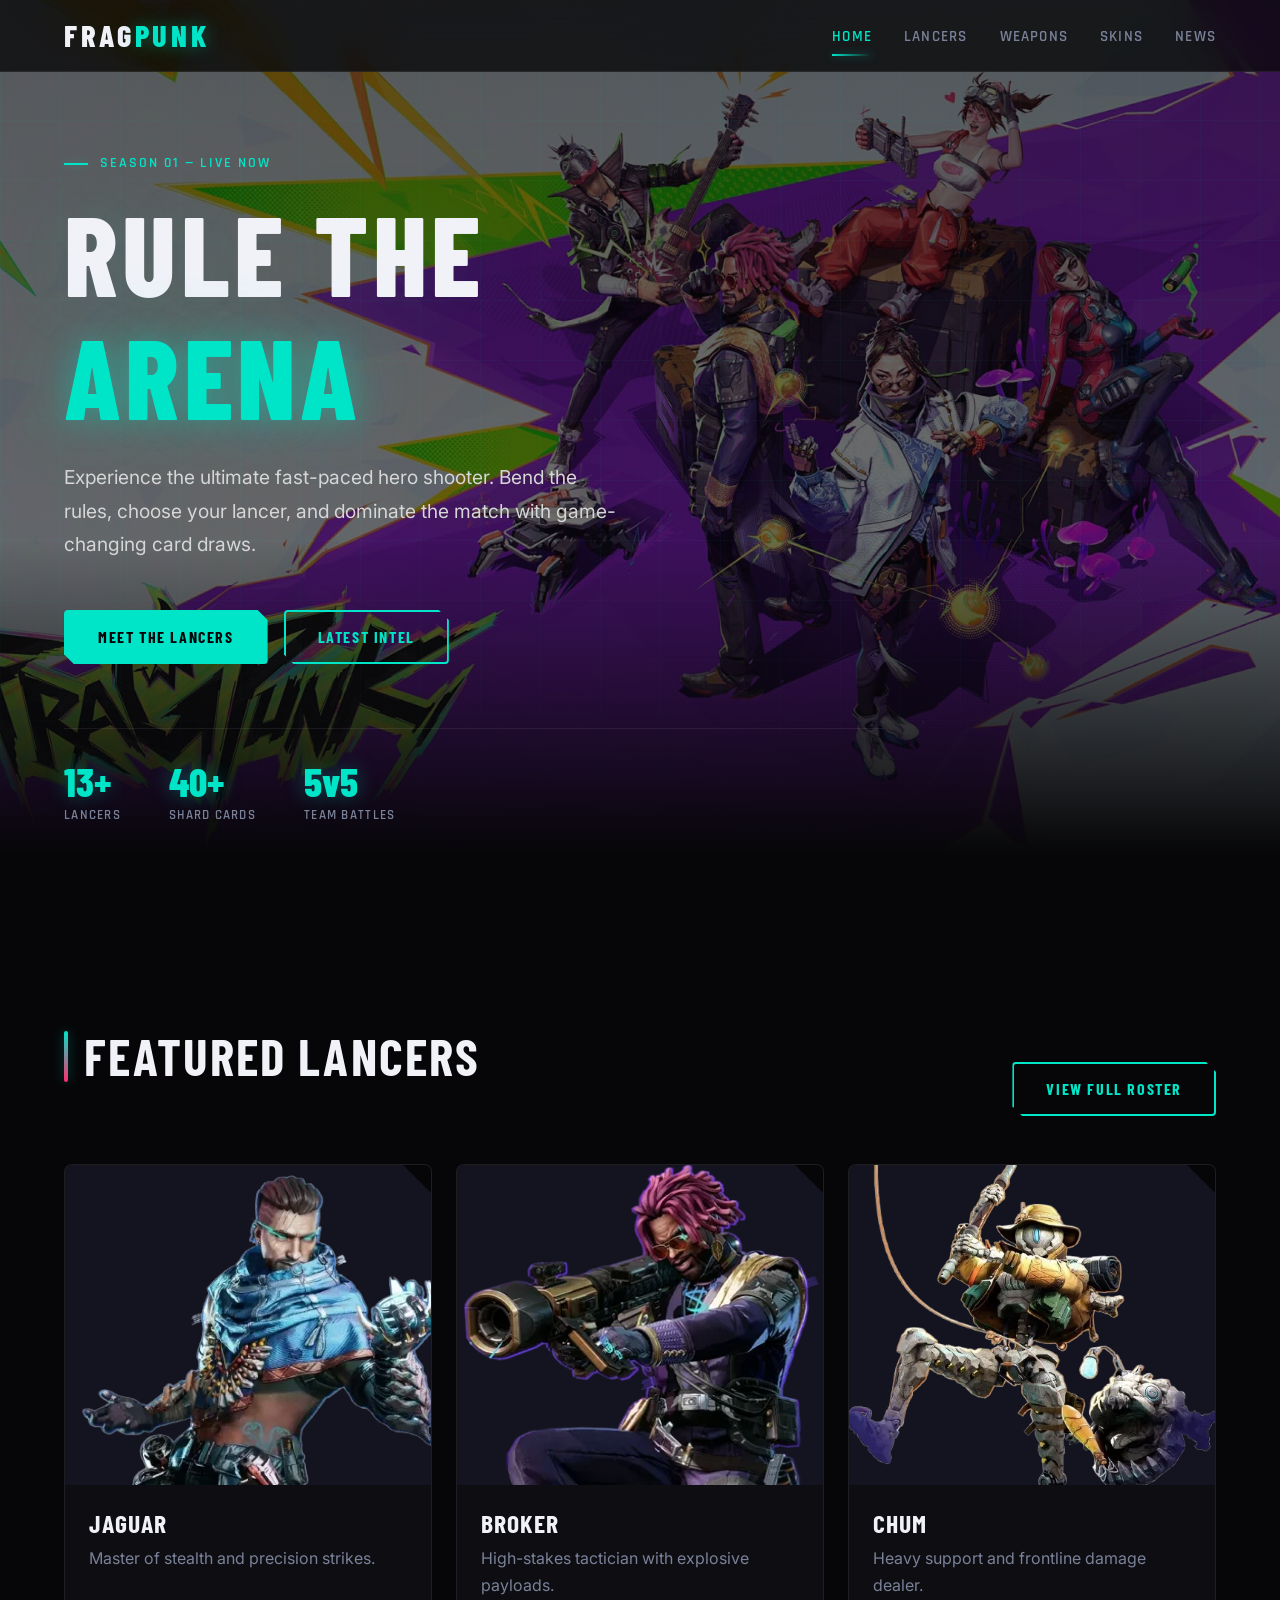
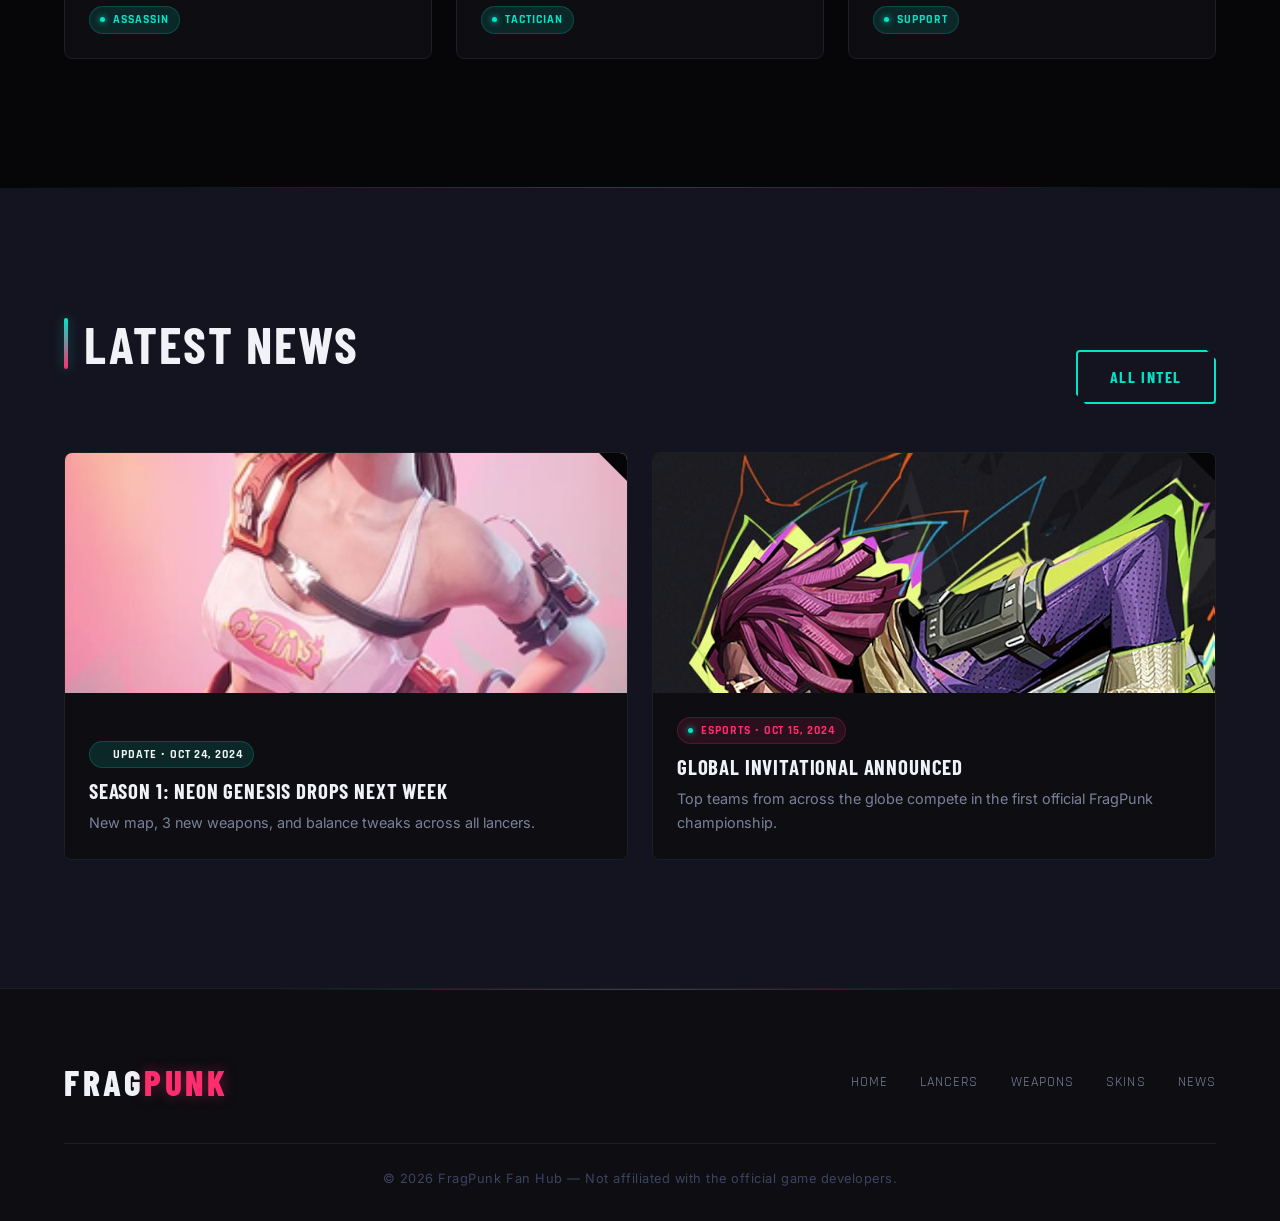
<file: index.html>
<!DOCTYPE html>
<html lang="en">
<head>
    <meta charset="UTF-8">
    <meta name="viewport" content="width=device-width, initial-scale=1.0">
    <meta name="description" content="FragPunk Fan Hub — the ultimate fan site for lancers, weapons, news, and more.">
    <title>FragPunk | Fan Experience</title>
    <link rel="stylesheet" href="css/main.css">
</head>
<body>
    <nav class="navbar">
        <div class="container">
            <a href="index.html" class="nav-brand">FRAG<span>PUNK</span></a>
            <button class="mobile-toggle" aria-label="Toggle navigation">☰</button>
            <ul class="nav-menu">
                <li><a href="index.html" class="nav-link active">Home</a></li>
                <li><a href="lancers.html" class="nav-link">Lancers</a></li>
                <li><a href="weapons.html" class="nav-link">Weapons</a></li>
                <li><a href="skins.html" class="nav-link">Skins</a></li>
                <li><a href="news.html" class="nav-link">News</a></li>
            </ul>
        </div>
    </nav>

    <header class="hero" style="background: linear-gradient(rgba(6,6,8,0.65), rgba(6,6,8,0.55)), url('site-assets/bckg1.jpg') center/cover no-repeat; background-attachment: fixed;">
        <div class="container">
            <div class="hero-content fade-up">
                <p class="hero-eyebrow">Season 01 — Live Now</p>
                <h1>Rule the<br><em>Arena</em></h1>
                <p class="hero-desc">Experience the ultimate fast-paced hero shooter. Bend the rules, choose your lancer, and dominate the match with game-changing card draws.</p>
                <div class="hero-actions">
                    <a href="lancers.html" class="btn">Meet the Lancers</a>
                    <a href="news.html" class="btn btn-outline">Latest Intel</a>
                </div>
                <div class="hero-stats">
                    <div>
                        <div class="hero-stat-value">13+</div>
                        <div class="hero-stat-label">Lancers</div>
                    </div>
                    <div>
                        <div class="hero-stat-value">40+</div>
                        <div class="hero-stat-label">Shard Cards</div>
                    </div>
                    <div>
                        <div class="hero-stat-value">5v5</div>
                        <div class="hero-stat-label">Team Battles</div>
                    </div>
                </div>
            </div>
        </div>
    </header>

    <section class="section">
        <div class="container">
            <div class="section-header">
                <h2 class="fade-up">Featured Lancers</h2>
                <a href="lancers.html" class="btn btn-outline fade-up">View Full Roster</a>
            </div>
            <div class="grid">
                <a href="lancer-detail.html" class="card fade-up">
                    <div class="card-image-wrap">
                        <img src="lancers/jaguar.png" alt="Jaguar" class="card-image">
                    </div>
                    <div class="card-content">
                        <h3 class="card-title">Jaguar</h3>
                        <p class="text-muted">Master of stealth and precision strikes.</p>
                        <span class="card-role">Assassin</span>
                    </div>
                </a>
                <a href="lancer-detail.html" class="card fade-up" style="transition-delay: 100ms;">
                    <div class="card-image-wrap">
                        <img src="lancers/broker.webp" alt="Broker" class="card-image">
                    </div>
                    <div class="card-content">
                        <h3 class="card-title">Broker</h3>
                        <p class="text-muted">High-stakes tactician with explosive payloads.</p>
                        <span class="card-role">Tactician</span>
                    </div>
                </a>
                <a href="lancer-detail.html" class="card fade-up" style="transition-delay: 200ms;">
                    <div class="card-image-wrap">
                        <img src="lancers/chum.webp" alt="Chum" class="card-image">
                    </div>
                    <div class="card-content">
                        <h3 class="card-title">Chum</h3>
                        <p class="text-muted">Heavy support and frontline damage dealer.</p>
                        <span class="card-role">Support</span>
                    </div>
                </a>
            </div>
        </div>
    </section>

    <div class="section-divider"></div>

    <section class="section" style="background: var(--color-surface-light);">
        <div class="container">
            <div class="section-header">
                <h2 class="fade-up">Latest News</h2>
                <a href="news.html" class="btn btn-outline fade-up">All Intel</a>
            </div>
            <div class="grid" style="grid-template-columns: repeat(auto-fill, minmax(400px, 1fr));">
                <a href="news.html" class="card fade-up">
                    <div class="card-image-wrap" style="height: 240px;">
                        <img src="site-assets/poster1.webp" alt="Season 1 Update" class="card-image">
                    </div>
                    <div class="card-content">
                        <span class="card-role" style="--color-primary: var(--color-primary);">Update &bull; Oct 24, 2024</span>
                        <h3 class="card-title" style="margin-top: 0.25rem; font-size: 1.3rem;">Season 1: Neon Genesis drops next week</h3>
                        <p class="text-muted" style="font-size: 0.9rem;">New map, 3 new weapons, and balance tweaks across all lancers.</p>
                    </div>
                </a>
                <a href="news.html" class="card fade-up" style="transition-delay: 100ms;">
                    <div class="card-image-wrap" style="height: 240px;">
                        <img src="site-assets/poster2.jpg" alt="Tournament Poster" class="card-image">
                    </div>
                    <div class="card-content">
                        <span class="card-role" style="background: var(--color-secondary-dim); border-color: rgba(255,45,110,0.2); color: var(--color-secondary);">Esports &bull; Oct 15, 2024</span>
                        <h3 class="card-title" style="margin-top: 0.25rem; font-size: 1.3rem;">Global Invitational Announced</h3>
                        <p class="text-muted" style="font-size: 0.9rem;">Top teams from across the globe compete in the first official FragPunk championship.</p>
                    </div>
                </a>
            </div>
        </div>
    </section>

    <footer class="footer">
        <div class="container">
            <div class="footer-inner">
                <div class="footer-brand">FRAG<span>PUNK</span></div>
                <nav class="footer-nav" aria-label="Footer navigation">
                    <a href="index.html">Home</a>
                    <a href="lancers.html">Lancers</a>
                    <a href="weapons.html">Weapons</a>
                    <a href="skins.html">Skins</a>
                    <a href="news.html">News</a>
                </nav>
            </div>
            <div class="footer-bottom">
                <p>&copy; 2026 FragPunk Fan Hub &mdash; Not affiliated with the official game developers.</p>
            </div>
        </div>
    </footer>

    <script src="js/main.js"></script>
</body>
</html>
</file>
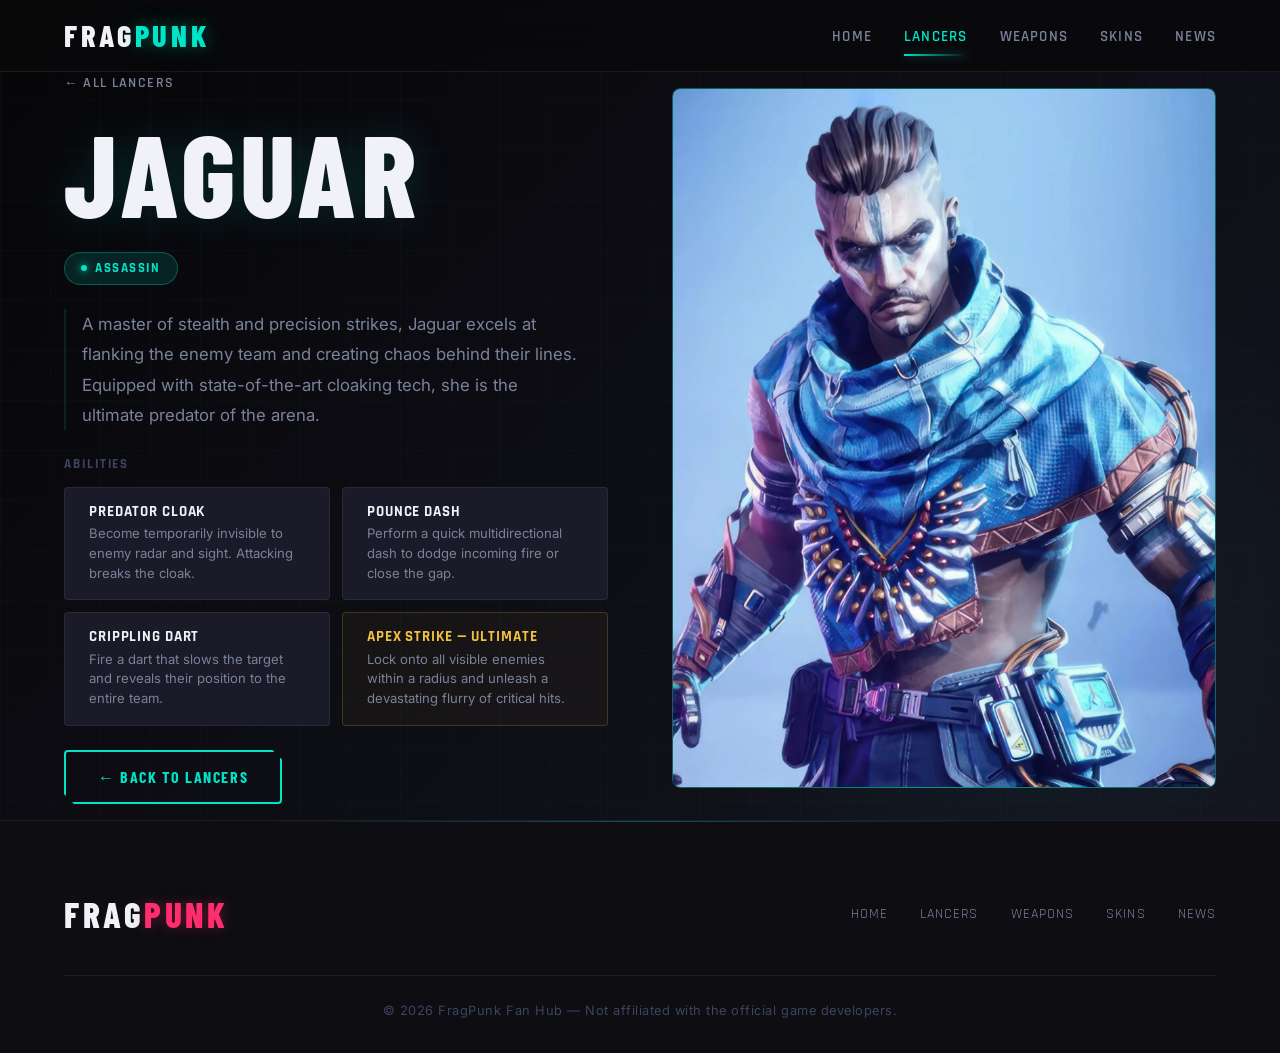
<file: lancer-detail.html>
<!DOCTYPE html>
<html lang="en">

<head>
    <meta charset="UTF-8">
    <meta name="viewport" content="width=device-width, initial-scale=1.0">
    <meta name="description" content="Jaguar — Assassin Lancer. Master of stealth and precision strikes.">
    <title>Jaguar — Lancer | FragPunk Fan Experience</title>
    <link rel="stylesheet" href="css/main.css">
</head>

<body>
    <nav class="navbar">
        <div class="container">
            <a href="index.html" class="nav-brand">FRAG<span>PUNK</span></a>
            <button class="mobile-toggle" aria-label="Toggle navigation">☰</button>
            <ul class="nav-menu">
                <li><a href="index.html" class="nav-link">Home</a></li>
                <li><a href="lancers.html" class="nav-link active">Lancers</a></li>
                <li><a href="weapons.html" class="nav-link">Weapons</a></li>
                <li><a href="skins.html" class="nav-link">Skins</a></li>
                <li><a href="news.html" class="nav-link">News</a></li>
            </ul>
        </div>
    </nav>

    <main class="lancer-detail-hero">
        <div class="lancer-detail-bckg"
            style="background: linear-gradient(135deg, var(--color-bg) 0%, var(--color-surface-light) 100%);"></div>
        <div class="container">
            <div class="lancer-detail-content">
                <div class="lancer-info fade-up">
                    <a href="lancers.html" class="back-link">&larr; All Lancers</a>
                    <h1>Jaguar</h1>
                    <div class="lancer-role">Assassin</div>
                    <p class="lancer-bio">A master of stealth and precision strikes, Jaguar excels at flanking the enemy
                        team and creating chaos behind their lines. Equipped with state-of-the-art cloaking tech, she is
                        the ultimate predator of the arena.</p>

                    <div>
                        <p class="abilities-label">Abilities</p>
                        <div class="abilities-grid">
                            <div class="ability-card">
                                <h4>Predator Cloak</h4>
                                <p>Become temporarily invisible to enemy radar and sight. Attacking breaks the cloak.
                                </p>
                            </div>
                            <div class="ability-card">
                                <h4>Pounce Dash</h4>
                                <p>Perform a quick multidirectional dash to dodge incoming fire or close the gap.</p>
                            </div>
                            <div class="ability-card">
                                <h4>Crippling Dart</h4>
                                <p>Fire a dart that slows the target and reveals their position to the entire team.</p>
                            </div>
                            <div class="ability-card ultimate">
                                <h4>Apex Strike &mdash; Ultimate</h4>
                                <p>Lock onto all visible enemies within a radius and unleash a devastating flurry of
                                    critical hits.</p>
                            </div>
                        </div>
                    </div>

                    <div>
                        <a href="lancers.html" class="btn btn-outline">&larr; Back to Lancers</a>
                    </div>
                </div>

                <div class="lancer-huge-image full-bleed fade-up" style="transition-delay: 200ms;">
                    <img src="lancers/jaguar-page.jpeg" alt="Jaguar Full Body Portrait">
                </div>
            </div>
        </div>
    </main>

    <footer class="footer">
        <div class="container">
            <div class="footer-inner">
                <div class="footer-brand">FRAG<span>PUNK</span></div>
                <nav class="footer-nav" aria-label="Footer navigation">
                    <a href="index.html">Home</a>
                    <a href="lancers.html">Lancers</a>
                    <a href="weapons.html">Weapons</a>
                    <a href="skins.html">Skins</a>
                    <a href="news.html">News</a>
                </nav>
            </div>
            <div class="footer-bottom">
                <p>&copy; 2026 FragPunk Fan Hub &mdash; Not affiliated with the official game developers.</p>
            </div>
        </div>
    </footer>

    <script src="js/main.js"></script>
</body>

</html>
</file>
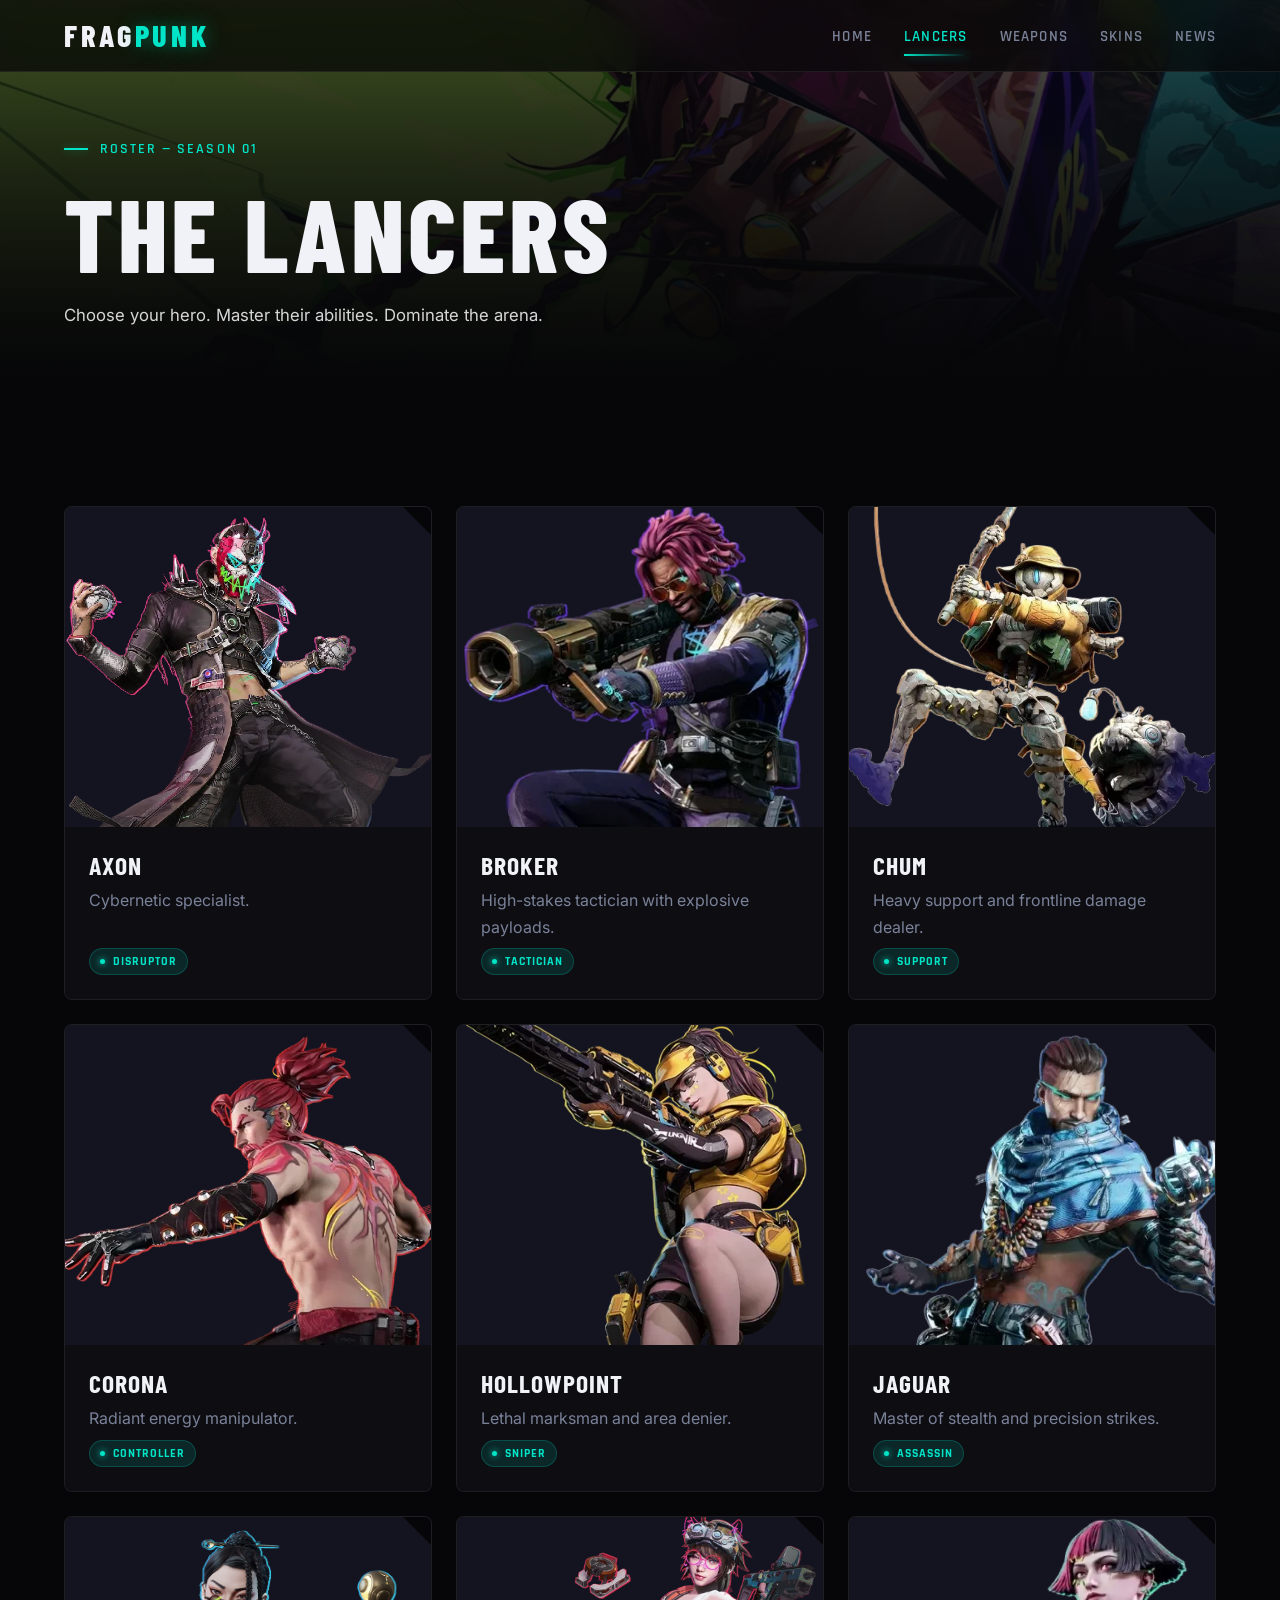
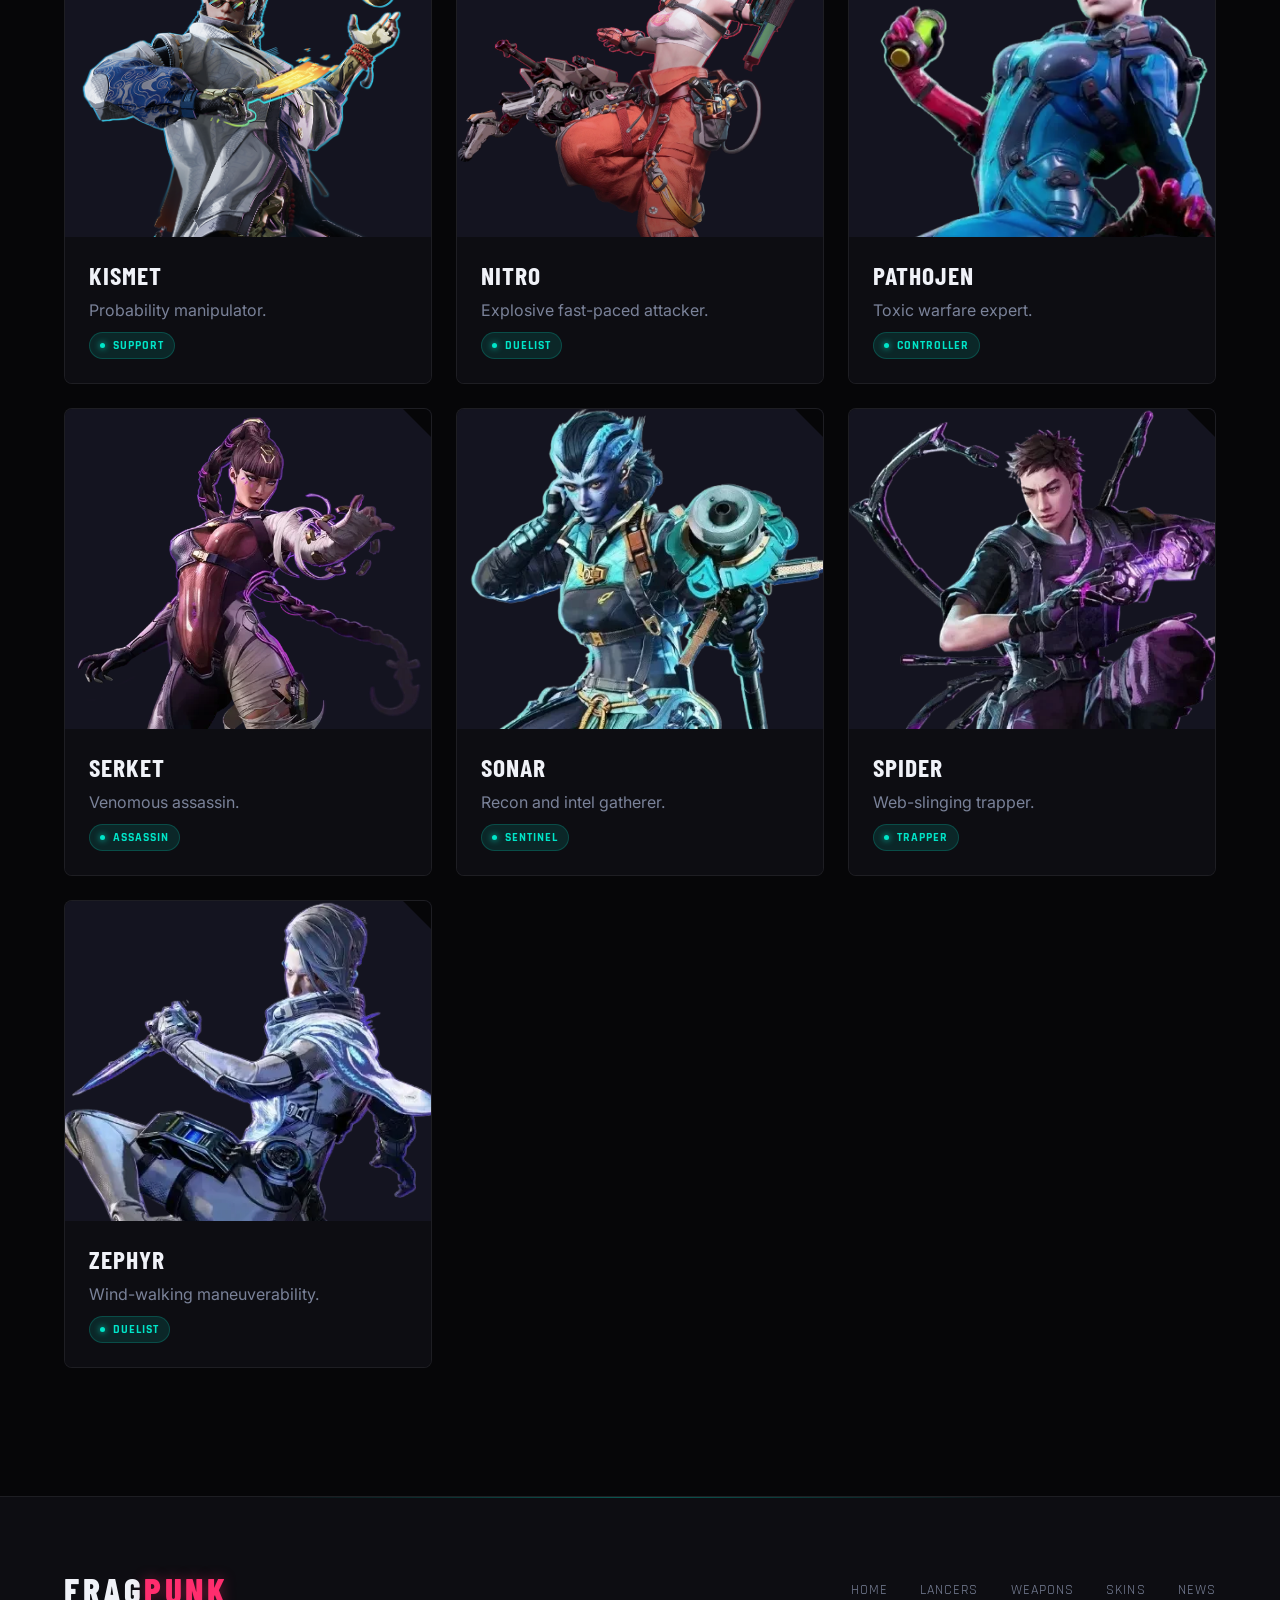
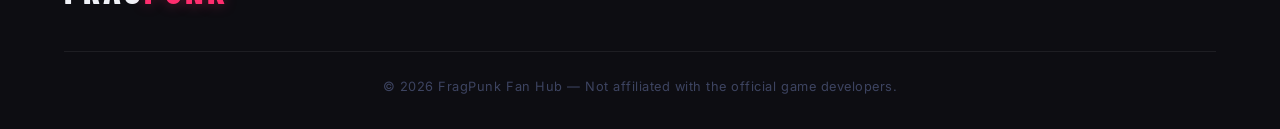
<file: lancers.html>
<!DOCTYPE html>
<html lang="en">

<head>
    <meta charset="UTF-8">
    <meta name="viewport" content="width=device-width, initial-scale=1.0">
    <meta name="description"
        content="Meet the Lancers of FragPunk — choose your hero, master their abilities, and dominate the arena.">
    <title>Lancers | FragPunk Fan Experience</title>
    <link rel="stylesheet" href="css/main.css">
</head>

<body>
    <nav class="navbar">
        <div class="container">
            <a href="index.html" class="nav-brand">FRAG<span>PUNK</span></a>
            <button class="mobile-toggle" aria-label="Toggle navigation">☰</button>
            <ul class="nav-menu">
                <li><a href="index.html" class="nav-link">Home</a></li>
                <li><a href="lancers.html" class="nav-link active">Lancers</a></li>
                <li><a href="weapons.html" class="nav-link">Weapons</a></li>
                <li><a href="skins.html" class="nav-link">Skins</a></li>
                <li><a href="news.html" class="nav-link">News</a></li>
            </ul>
        </div>
    </nav>

    <header class="page-hero"
        style="background: linear-gradient(rgba(6,6,8,0.6), rgba(6,6,8,0.85)), url('site-assets/bckg2.jpg') center/cover no-repeat;">
        <div class="container">
            <div class="page-hero-content">
                <p class="hero-eyebrow">Roster — Season 01</p>
                <h1 class="fade-up">The Lancers</h1>
                <p class="hero-desc fade-up">Choose your hero. Master their abilities. Dominate the arena.</p>
            </div>
        </div>
    </header>

    <section class="section">
        <div class="container">
            <div class="grid">
                <a href="lancer-detail.html" class="card fade-up">
                    <div class="card-image-wrap">
                        <img src="lancers/axon.png" alt="Axon" class="card-image">
                    </div>
                    <div class="card-content">
                        <h3 class="card-title">Axon</h3>
                        <p class="text-muted">Cybernetic specialist.</p>
                        <span class="card-role">Disruptor</span>
                    </div>
                </a>
                <a href="lancer-detail.html" class="card fade-up" style="transition-delay: 50ms;">
                    <div class="card-image-wrap">
                        <img src="lancers/broker.webp" alt="Broker" class="card-image">
                    </div>
                    <div class="card-content">
                        <h3 class="card-title">Broker</h3>
                        <p class="text-muted">High-stakes tactician with explosive payloads.</p>
                        <span class="card-role">Tactician</span>
                    </div>
                </a>
                <a href="lancer-detail.html" class="card fade-up" style="transition-delay: 100ms;">
                    <div class="card-image-wrap">
                        <img src="lancers/chum.webp" alt="Chum" class="card-image">
                    </div>
                    <div class="card-content">
                        <h3 class="card-title">Chum</h3>
                        <p class="text-muted">Heavy support and frontline damage dealer.</p>
                        <span class="card-role">Support</span>
                    </div>
                </a>

                <a href="lancer-detail.html" class="card fade-up" style="transition-delay: 50ms;">
                    <div class="card-image-wrap">
                        <img src="lancers/corona.webp" alt="Corona" class="card-image">
                    </div>
                    <div class="card-content">
                        <h3 class="card-title">Corona</h3>
                        <p class="text-muted">Radiant energy manipulator.</p>
                        <span class="card-role">Controller</span>
                    </div>
                </a>
                <a href="lancer-detail.html" class="card fade-up" style="transition-delay: 100ms;">
                    <div class="card-image-wrap">
                        <img src="lancers/hollowpoint.webp" alt="Hollowpoint" class="card-image">
                    </div>
                    <div class="card-content">
                        <h3 class="card-title">Hollowpoint</h3>
                        <p class="text-muted">Lethal marksman and area denier.</p>
                        <span class="card-role">Sniper</span>
                    </div>
                </a>
                <a href="lancer-detail.html" class="card fade-up" style="transition-delay: 150ms;">
                    <div class="card-image-wrap">
                        <img src="lancers/jaguar.png" alt="Jaguar" class="card-image">
                    </div>
                    <div class="card-content">
                        <h3 class="card-title">Jaguar</h3>
                        <p class="text-muted">Master of stealth and precision strikes.</p>
                        <span class="card-role">Assassin</span>
                    </div>
                </a>

                <a href="lancer-detail.html" class="card fade-up" style="transition-delay: 50ms;">
                    <div class="card-image-wrap">
                        <img src="lancers/kismet.png" alt="Kismet" class="card-image">
                    </div>
                    <div class="card-content">
                        <h3 class="card-title">Kismet</h3>
                        <p class="text-muted">Probability manipulator.</p>
                        <span class="card-role">Support</span>
                    </div>
                </a>
                <a href="lancer-detail.html" class="card fade-up" style="transition-delay: 100ms;">
                    <div class="card-image-wrap">
                        <img src="lancers/nitro.webp" alt="Nitro" class="card-image">
                    </div>
                    <div class="card-content">
                        <h3 class="card-title">Nitro</h3>
                        <p class="text-muted">Explosive fast-paced attacker.</p>
                        <span class="card-role">Duelist</span>
                    </div>
                </a>
                <a href="lancer-detail.html" class="card fade-up" style="transition-delay: 150ms;">
                    <div class="card-image-wrap">
                        <img src="lancers/pathojen.png" alt="Pathojen" class="card-image">
                    </div>
                    <div class="card-content">
                        <h3 class="card-title">Pathojen</h3>
                        <p class="text-muted">Toxic warfare expert.</p>
                        <span class="card-role">Controller</span>
                    </div>
                </a>

                <a href="lancer-detail.html" class="card fade-up" style="transition-delay: 50ms;">
                    <div class="card-image-wrap">
                        <img src="lancers/serket.webp" alt="Serket" class="card-image">
                    </div>
                    <div class="card-content">
                        <h3 class="card-title">Serket</h3>
                        <p class="text-muted">Venomous assassin.</p>
                        <span class="card-role">Assassin</span>
                    </div>
                </a>
                <a href="lancer-detail.html" class="card fade-up" style="transition-delay: 100ms;">
                    <div class="card-image-wrap">
                        <img src="lancers/sonar.webp" alt="Sonar" class="card-image">
                    </div>
                    <div class="card-content">
                        <h3 class="card-title">Sonar</h3>
                        <p class="text-muted">Recon and intel gatherer.</p>
                        <span class="card-role">Sentinel</span>
                    </div>
                </a>
                <a href="lancer-detail.html" class="card fade-up" style="transition-delay: 150ms;">
                    <div class="card-image-wrap">
                        <img src="lancers/spider.webp" alt="Spider" class="card-image">
                    </div>
                    <div class="card-content">
                        <h3 class="card-title">Spider</h3>
                        <p class="text-muted">Web-slinging trapper.</p>
                        <span class="card-role">Trapper</span>
                    </div>
                </a>

                <a href="lancer-detail.html" class="card fade-up" style="transition-delay: 50ms;">
                    <div class="card-image-wrap">
                        <img src="lancers/zephyr.png" alt="Zephyr" class="card-image">
                    </div>
                    <div class="card-content">
                        <h3 class="card-title">Zephyr</h3>
                        <p class="text-muted">Wind-walking maneuverability.</p>
                        <span class="card-role">Duelist</span>
                    </div>
                </a>
            </div>
        </div>
    </section>

    <footer class="footer">
        <div class="container">
            <div class="footer-inner">
                <div class="footer-brand">FRAG<span>PUNK</span></div>
                <nav class="footer-nav" aria-label="Footer navigation">
                    <a href="index.html">Home</a>
                    <a href="lancers.html">Lancers</a>
                    <a href="weapons.html">Weapons</a>
                    <a href="skins.html">Skins</a>
                    <a href="news.html">News</a>
                </nav>
            </div>
            <div class="footer-bottom">
                <p>&copy; 2026 FragPunk Fan Hub &mdash; Not affiliated with the official game developers.</p>
            </div>
        </div>
    </footer>

    <script src="js/main.js"></script>
</body>

</html>
</file>
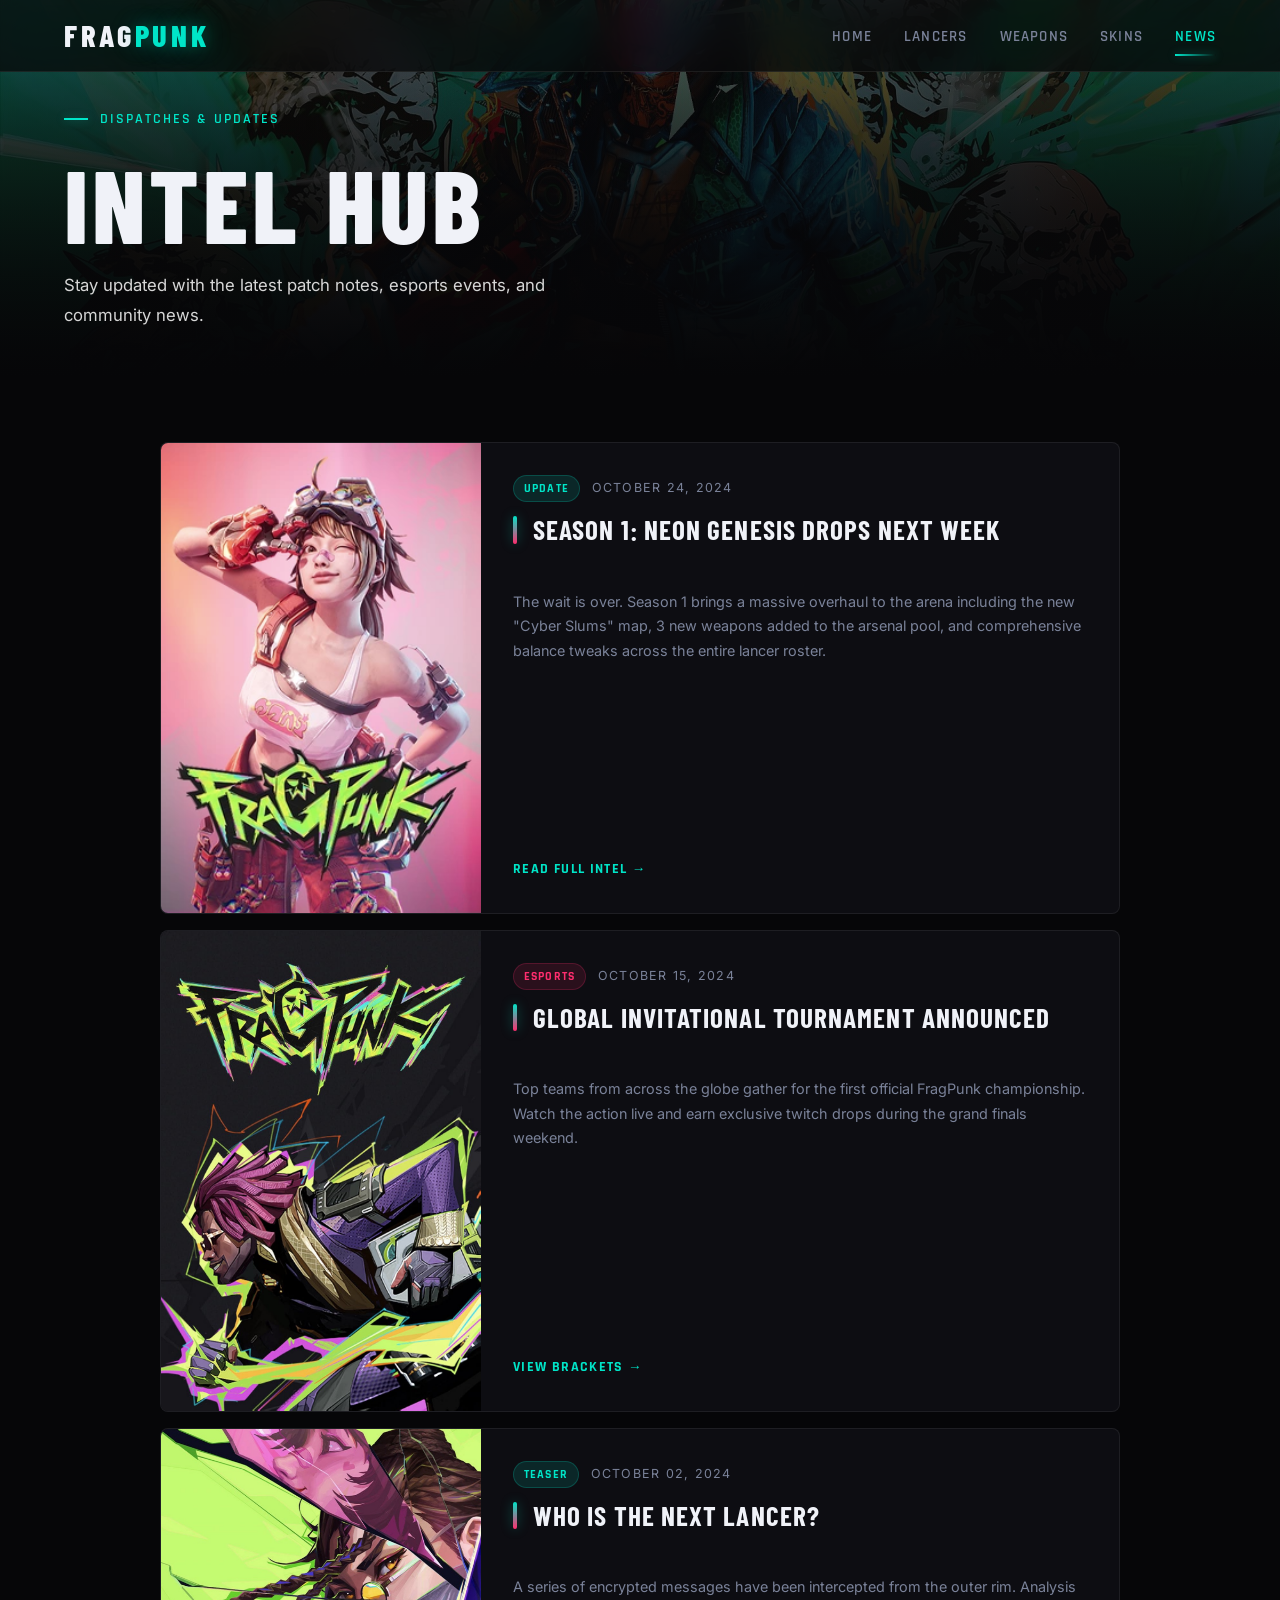
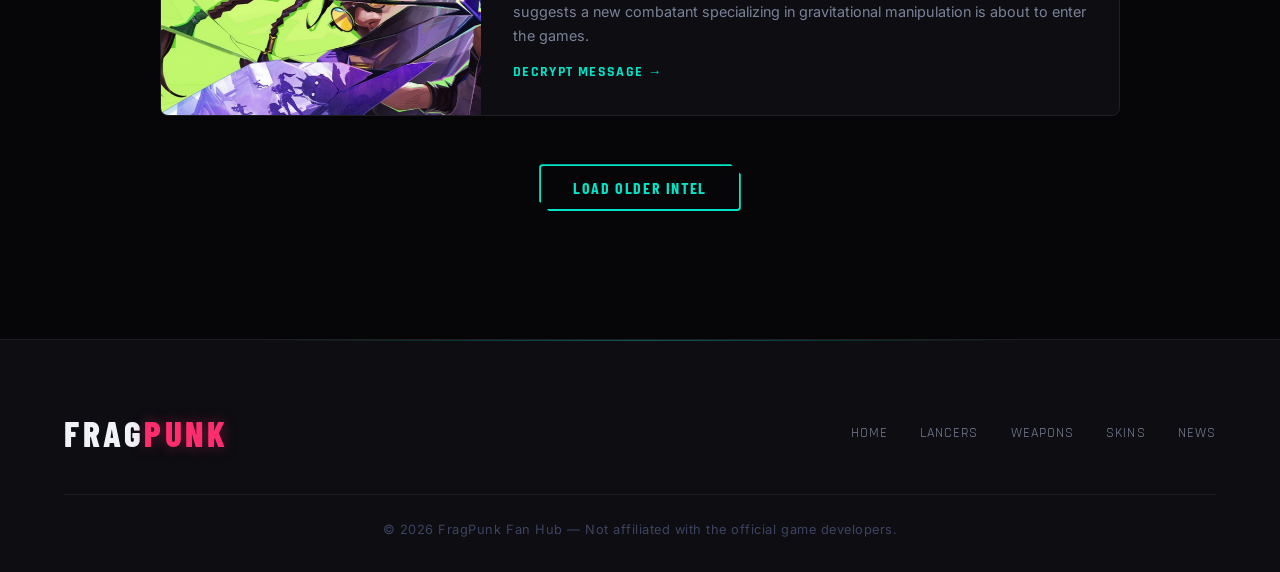
<file: news.html>
<!DOCTYPE html>
<html lang="en">

<head>
    <meta charset="UTF-8">
    <meta name="viewport" content="width=device-width, initial-scale=1.0">
    <meta name="description" content="FragPunk Intel Hub — latest patch notes, esports events, and community news.">
    <title>Intel Hub | FragPunk Fan Experience</title>
    <link rel="stylesheet" href="css/main.css">
</head>

<body>
    <nav class="navbar">
        <div class="container">
            <a href="index.html" class="nav-brand">FRAG<span>PUNK</span></a>
            <button class="mobile-toggle" aria-label="Toggle navigation">☰</button>
            <ul class="nav-menu">
                <li><a href="index.html" class="nav-link">Home</a></li>
                <li><a href="lancers.html" class="nav-link">Lancers</a></li>
                <li><a href="weapons.html" class="nav-link">Weapons</a></li>
                <li><a href="skins.html" class="nav-link">Skins</a></li>
                <li><a href="news.html" class="nav-link active">News</a></li>
            </ul>
        </div>
    </nav>

    <header class="page-hero"
        style="background: linear-gradient(rgba(6,6,8,0.5), rgba(6,6,8,0.92)), url('site-assets/bckg3.jpg') center/cover no-repeat;">
        <div class="container">
            <div class="page-hero-content">
                <p class="hero-eyebrow">Dispatches &amp; Updates</p>
                <h1 class="fade-up">Intel Hub</h1>
                <p class="hero-desc fade-up">Stay updated with the latest patch notes, esports events, and community
                    news.</p>
            </div>
        </div>
    </header>

    <section class="section" style="padding-top: var(--space-16);">
        <div class="container">
            <div class="news-list">
                <article class="news-card fade-up">
                    <img src="site-assets/poster1.webp" alt="Season 1 Update" class="news-image">
                    <div class="news-content">
                        <div class="news-meta">
                            <span class="news-tag tag-update">Update</span>
                            <span class="text-muted">October 24, 2024</span>
                        </div>
                        <h2 class="news-title">Season 1: Neon Genesis drops next week</h2>
                        <p class="news-excerpt">The wait is over. Season 1 brings a massive overhaul to the arena
                            including the new "Cyber Slums" map, 3 new weapons added to the arsenal pool, and
                            comprehensive balance tweaks across the entire lancer roster.</p>
                        <a href="#" class="news-link">Read Full Intel &rarr;</a>
                    </div>
                </article>

                <article class="news-card fade-up">
                    <img src="site-assets/poster2.jpg" alt="Tournament Poster" class="news-image">
                    <div class="news-content">
                        <div class="news-meta">
                            <span class="news-tag tag-esports">Esports</span>
                            <span class="text-muted">October 15, 2024</span>
                        </div>
                        <h2 class="news-title">Global Invitational Tournament Announced</h2>
                        <p class="news-excerpt">Top teams from across the globe gather for the first official FragPunk
                            championship. Watch the action live and earn exclusive twitch drops during the grand finals
                            weekend.</p>
                        <a href="#" class="news-link">View Brackets &rarr;</a>
                    </div>
                </article>

                <article class="news-card fade-up">
                    <img src="site-assets/bckg2.jpg" alt="Lancer Tease" class="news-image">
                    <div class="news-content">
                        <div class="news-meta">
                            <span class="news-tag tag-update">Teaser</span>
                            <span class="text-muted">October 02, 2024</span>
                        </div>
                        <h2 class="news-title">Who is the next Lancer?</h2>
                        <p class="news-excerpt">A series of encrypted messages have been intercepted from the outer rim.
                            Analysis suggests a new combatant specializing in gravitational manipulation is about to
                            enter the games.</p>
                        <a href="#" class="news-link">Decrypt Message &rarr;</a>
                    </div>
                </article>
            </div>

            <div class="fade-up" style="text-align: center; margin-top: var(--space-12);">
                <button class="btn btn-outline">Load Older Intel</button>
            </div>
        </div>
    </section>

    <footer class="footer">
        <div class="container">
            <div class="footer-inner">
                <div class="footer-brand">FRAG<span>PUNK</span></div>
                <nav class="footer-nav" aria-label="Footer navigation">
                    <a href="index.html">Home</a>
                    <a href="lancers.html">Lancers</a>
                    <a href="weapons.html">Weapons</a>
                    <a href="skins.html">Skins</a>
                    <a href="news.html">News</a>
                </nav>
            </div>
            <div class="footer-bottom">
                <p>&copy; 2026 FragPunk Fan Hub &mdash; Not affiliated with the official game developers.</p>
            </div>
        </div>
    </footer>

    <script src="js/main.js"></script>
</body>

</html>
</file>
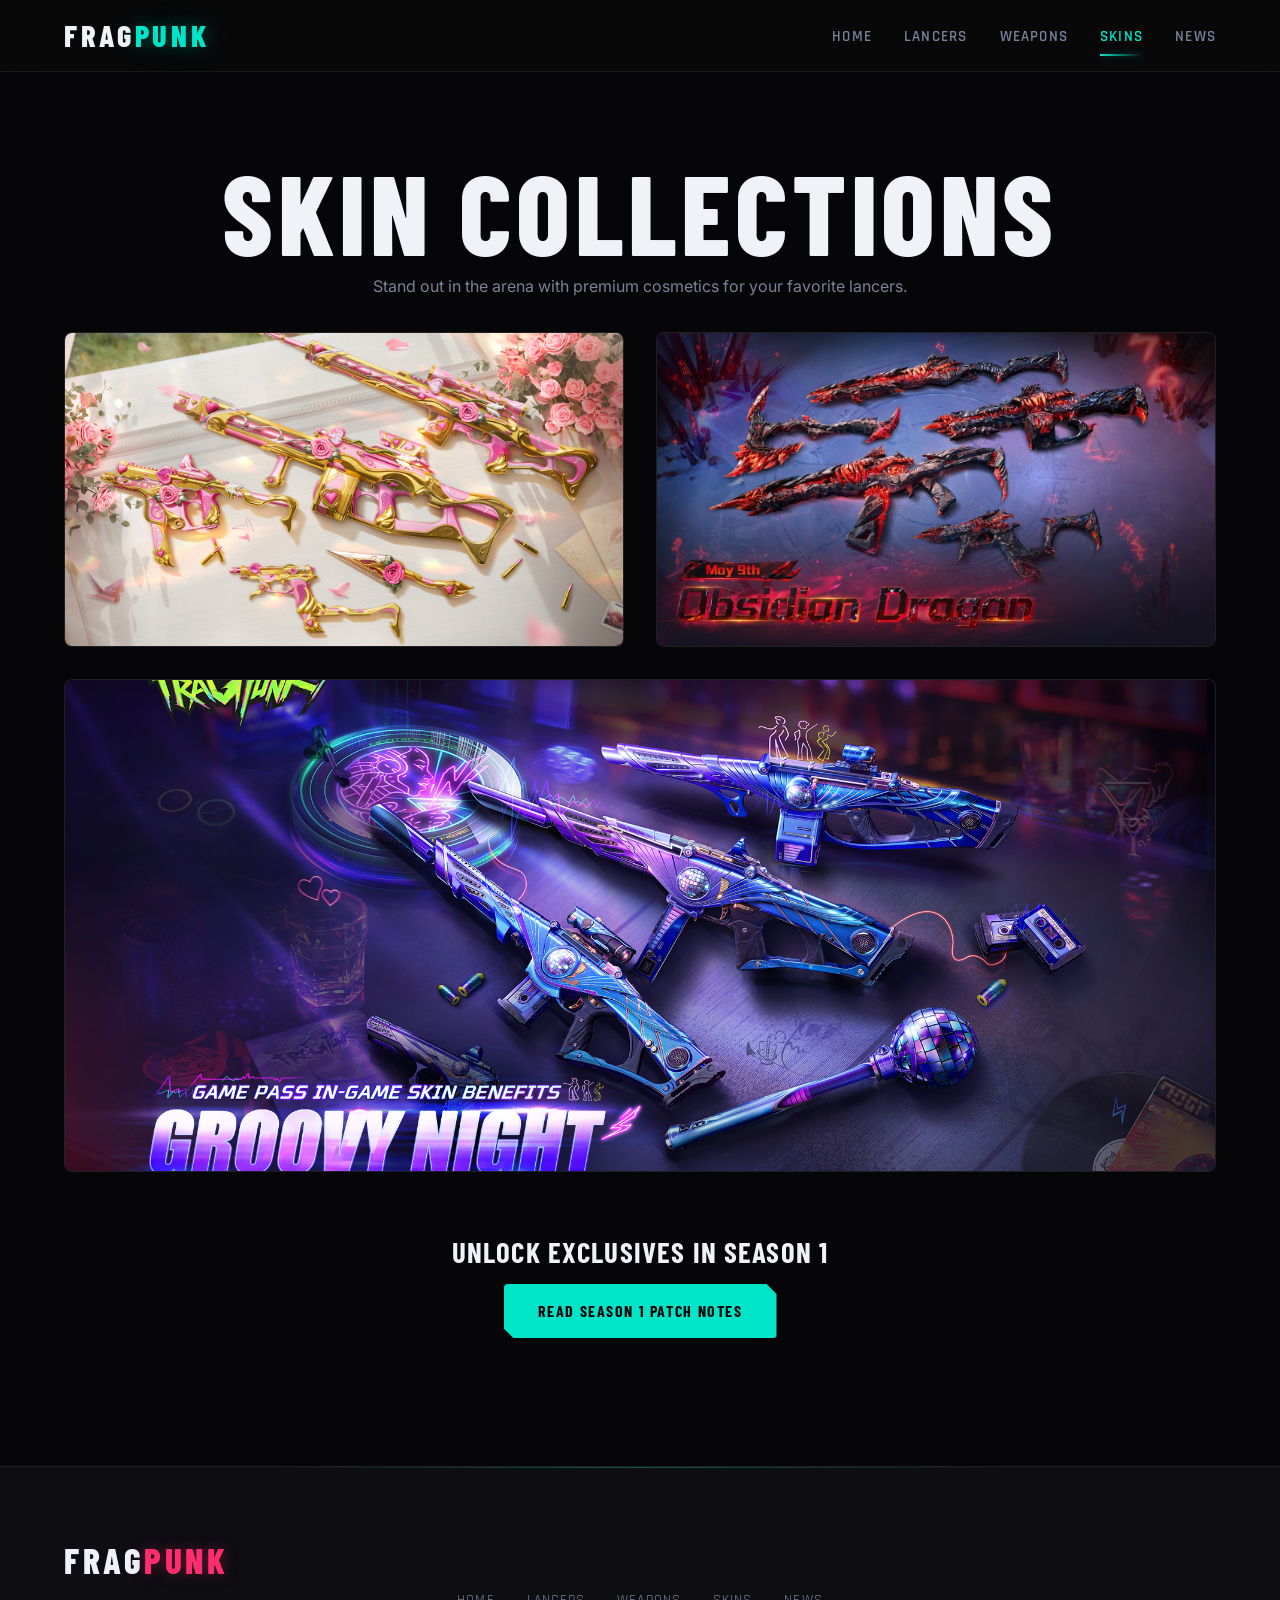
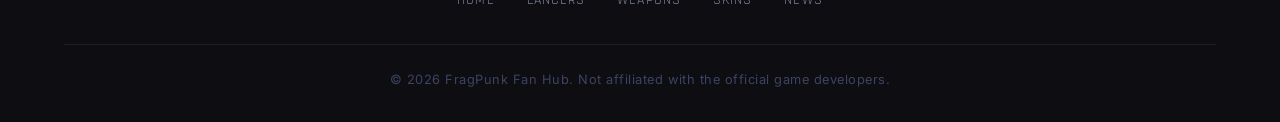
<file: skins.html>
<!DOCTYPE html>
<html lang="en">

<head>
    <meta charset="UTF-8">
    <meta name="viewport" content="width=device-width, initial-scale=1.0">
    <title>Skins Gallery | FragPunk Fan Experience</title>
    <link rel="stylesheet" href="css/main.css">
    <style>
        .gallery-grid {
            display: grid;
            grid-template-columns: repeat(auto-fill, minmax(400px, 1fr));
            gap: var(--spacing-lg);
        }

        @media (max-width: 768px) {
            .gallery-grid {
                grid-template-columns: 1fr;
            }
        }

        .gallery-item {
            position: relative;
            border-radius: 8px;
            overflow: hidden;
            border: 1px solid var(--color-border);
            background: var(--color-surface);
            aspect-ratio: 16/9;
        }

        .gallery-item img {
            width: 100%;
            height: 100%;
            object-fit: cover;
            transition: transform var(--transition-slow);
        }

        .gallery-item:hover img {
            transform: scale(1.05);
        }

        .gallery-overlay {
            position: absolute;
            bottom: 0;
            left: 0;
            right: 0;
            padding: var(--spacing-md);
            background: linear-gradient(to top, rgba(0, 0, 0, 0.9), transparent);
            transform: translateY(100%);
            transition: transform var(--transition-normal);
            pointer-events: none;
        }

        .gallery-item:hover .gallery-overlay {
            transform: translateY(0);
        }

        .gallery-title {
            color: var(--color-primary);
            font-size: 1.5rem;
            text-shadow: 0 0 10px rgba(0, 0, 0, 0.8);
            margin: 0;
        }
    </style>
</head>

<body>
    <nav class="navbar">
        <div class="container">
            <a href="index.html" class="nav-brand">FRAG<span>PUNK</span></a>
            <button class="mobile-toggle">☰</button>
            <ul class="nav-menu">
                <li><a href="index.html" class="nav-link">Home</a></li>
                <li><a href="lancers.html" class="nav-link">Lancers</a></li>
                <li><a href="weapons.html" class="nav-link">Weapons</a></li>
                <li><a href="skins.html" class="nav-link active">Skins</a></li>
                <li><a href="news.html" class="nav-link">News</a></li>
            </ul>
        </div>
    </nav>

    <header class="section" style="padding-top: 150px; padding-bottom: var(--spacing-lg);">
        <div class="container text-center" style="text-align: center;">
            <h1 class="fade-up">Skin Collections</h1>
            <p class="fade-up text-muted" style="max-width: 600px; margin: 0 auto;">Stand out in the arena with premium
                cosmetics for your favorite lancers.</p>
        </div>
    </header>

    <section class="section" style="padding-top: 0;">
        <div class="container">
            <div class="gallery-grid">
                <div class="gallery-item fade-up">
                    <img src="skins/skin-collection1.png" alt="Neon Genesis Collection">
                    <div class="gallery-overlay">
                        <h3 class="gallery-title">Neon Genesis Set</h3>
                    </div>
                </div>

                <div class="gallery-item fade-up" style="transition-delay: 100ms;">
                    <img src="skins/skin-collection2.jpg" alt="Wasteland Warriors Collection">
                    <div class="gallery-overlay">
                        <h3 class="gallery-title">Wasteland Warriors Set</h3>
                    </div>
                </div>

                <div class="gallery-item fade-up"
                    style="transition-delay: 200ms; grid-column: 1 / -1; aspect-ratio: 21/9;">
                    <img src="skins/skin-collection3.png" alt="Cyber Samurai Collection">
                    <div class="gallery-overlay">
                        <h3 class="gallery-title">Cyber Samurai Set</h3>
                    </div>
                </div>
            </div>

            <div style="text-align: center; margin-top: var(--spacing-xl);" class="fade-up">
                <h3 style="color: var(--color-text); margin-bottom: var(--spacing-md);">Unlock Exclusives in Season 1
                </h3>
                <a href="news.html" class="btn">Read Season 1 Patch Notes</a>
            </div>
        </div>
    </section>

    <footer class="footer">
        <div class="container">
            <div class="footer-brand">FRAG<span>PUNK</span></div>
            <div class="footer-nav">
                <a href="index.html">Home</a>
                <a href="lancers.html">Lancers</a>
                <a href="weapons.html">Weapons</a>
                <a href="skins.html">Skins</a>
                <a href="news.html">News</a>
            </div>
            <div class="footer-bottom">
                <p>&copy; 2026 FragPunk Fan Hub. Not affiliated with the official game developers.</p>
            </div>
        </div>
    </footer>

    <script src="js/main.js"></script>
</body>

</html>
</file>
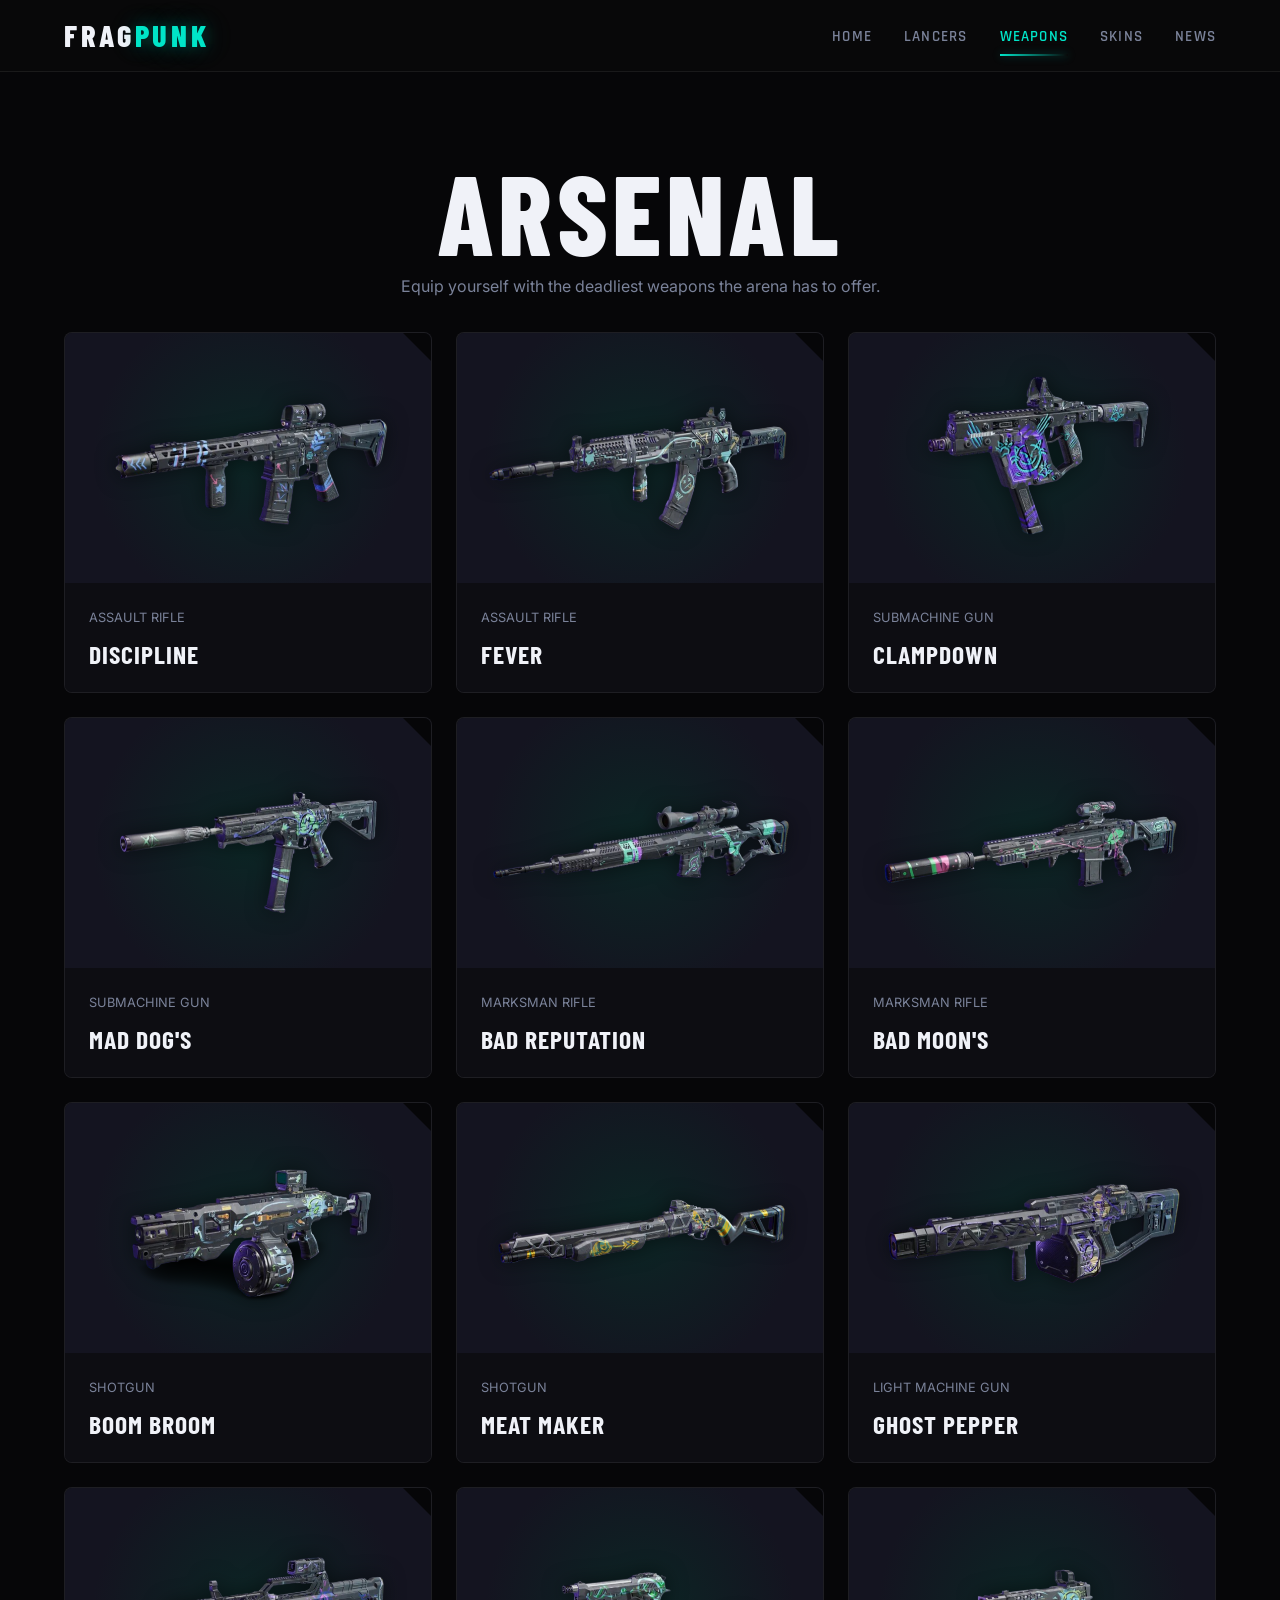
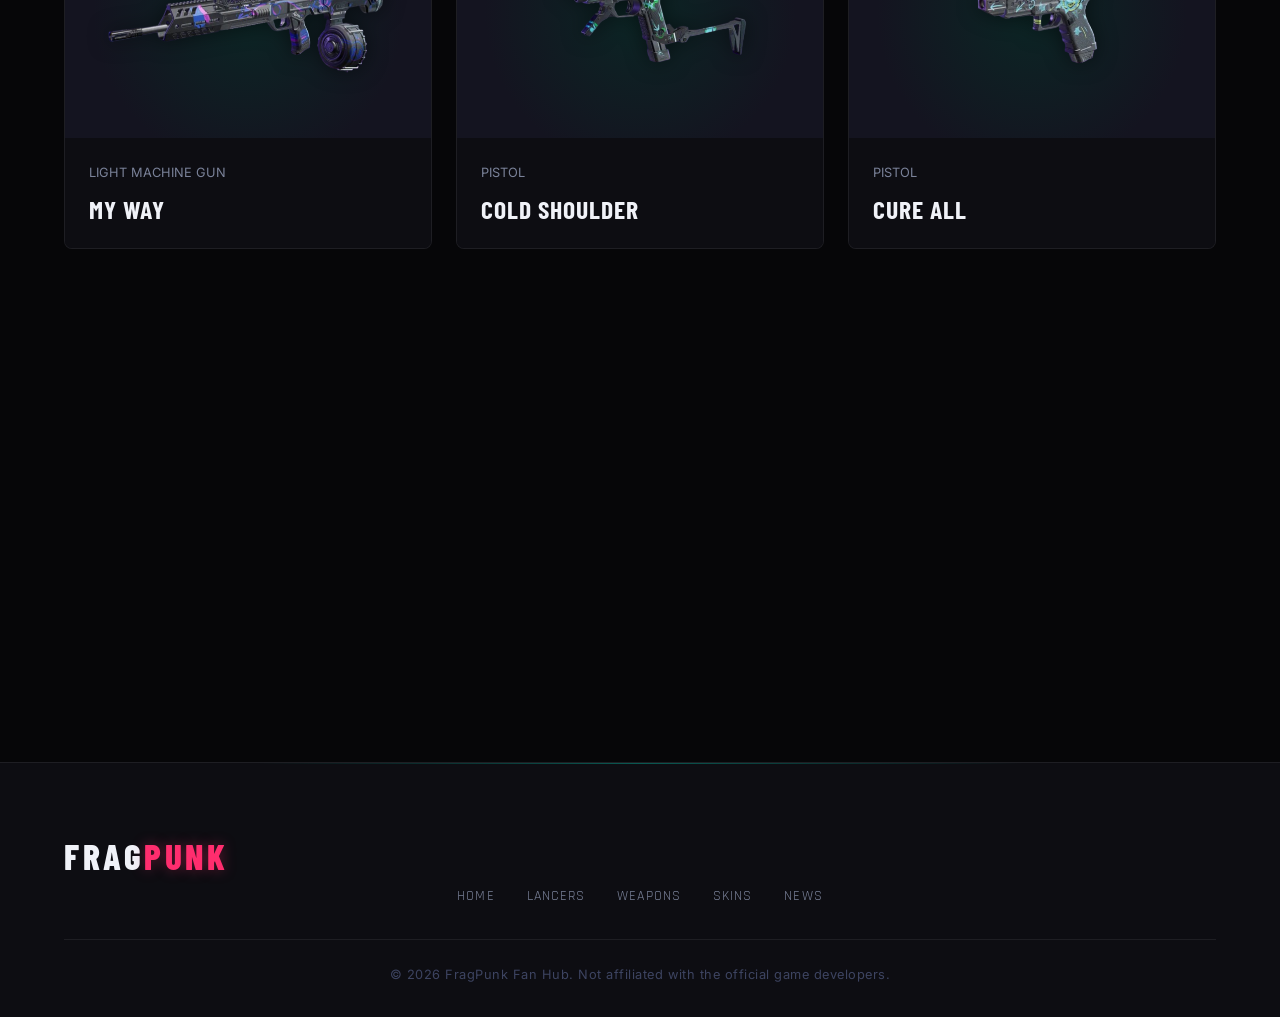
<file: weapons.html>
<!DOCTYPE html>
<html lang="en">

<head>
    <meta charset="UTF-8">
    <meta name="viewport" content="width=device-width, initial-scale=1.0">
    <title>Weapons Arsenal | FragPunk Fan Experience</title>
    <link rel="stylesheet" href="css/main.css">
    <style>
        .weapon-card .card-image-wrap {
            height: 250px;
            background: radial-gradient(circle at center, rgba(0, 255, 204, 0.1) 0%, var(--color-surface-light) 70%);
            display: flex;
            align-items: center;
            justify-content: center;
            padding: var(--spacing-lg);
        }

        .weapon-card .card-image {
            object-fit: contain;
            filter: drop-shadow(0 0 10px rgba(0, 0, 0, 0.5));
            transition: transform var(--transition-fast);
        }

        .weapon-card:hover .card-image {
            transform: scale(1.1) rotate(-5deg);
        }
    </style>
</head>

<body>
    <nav class="navbar">
        <div class="container">
            <a href="index.html" class="nav-brand">FRAG<span>PUNK</span></a>
            <button class="mobile-toggle">☰</button>
            <ul class="nav-menu">
                <li><a href="index.html" class="nav-link">Home</a></li>
                <li><a href="lancers.html" class="nav-link">Lancers</a></li>
                <li><a href="weapons.html" class="nav-link active">Weapons</a></li>
                <li><a href="skins.html" class="nav-link">Skins</a></li>
                <li><a href="news.html" class="nav-link">News</a></li>
            </ul>
        </div>
    </nav>

    <header class="section" style="padding-top: 150px; padding-bottom: var(--spacing-lg);">
        <div class="container text-center" style="text-align: center;">
            <h1 class="fade-up">Arsenal</h1>
            <p class="fade-up text-muted" style="max-width: 600px; margin: 0 auto;">Equip yourself with the deadliest
                weapons the arena has to offer.</p>
        </div>
    </header>

    <section class="section" style="padding-top: 0;">
        <div class="container">
            <div class="grid">
                <div class="card weapon-card fade-up">
                    <div class="card-image-wrap">
                        <img src="weapons/discipline-assault-riffle.png" alt="Discipline Assault Rifle"
                            class="card-image">
                    </div>
                    <div class="card-content">
                        <span class="text-muted" style="font-size: 0.8rem; text-transform: uppercase;">Assault
                            Rifle</span>
                        <h3 class="card-title" style="margin-top: 0.25rem;">Discipline</h3>
                    </div>
                </div>

                <div class="card weapon-card fade-up" style="transition-delay: 50ms;">
                    <div class="card-image-wrap">
                        <img src="weapons/fever-assault-riffle.png" alt="Fever Assault Rifle" class="card-image">
                    </div>
                    <div class="card-content">
                        <span class="text-muted" style="font-size: 0.8rem; text-transform: uppercase;">Assault
                            Rifle</span>
                        <h3 class="card-title" style="margin-top: 0.25rem;">Fever</h3>
                    </div>
                </div>

                <div class="card weapon-card fade-up" style="transition-delay: 100ms;">
                    <div class="card-image-wrap">
                        <img src="weapons/clampdown-submachine-gun.png" alt="Clampdown SMG" class="card-image">
                    </div>
                    <div class="card-content">
                        <span class="text-muted" style="font-size: 0.8rem; text-transform: uppercase;">Submachine
                            Gun</span>
                        <h3 class="card-title" style="margin-top: 0.25rem;">Clampdown</h3>
                    </div>
                </div>

                <div class="card weapon-card fade-up">
                    <div class="card-image-wrap">
                        <img src="weapons/mad-dog-s-submachine-gun.png" alt="Mad Dog SMG" class="card-image">
                    </div>
                    <div class="card-content">
                        <span class="text-muted" style="font-size: 0.8rem; text-transform: uppercase;">Submachine
                            Gun</span>
                        <h3 class="card-title" style="margin-top: 0.25rem;">Mad Dog's</h3>
                    </div>
                </div>

                <div class="card weapon-card fade-up" style="transition-delay: 50ms;">
                    <div class="card-image-wrap">
                        <img src="weapons/bad-reputation-marksman-weapon.png" alt="Bad Reputation Marksman"
                            class="card-image">
                    </div>
                    <div class="card-content">
                        <span class="text-muted" style="font-size: 0.8rem; text-transform: uppercase;">Marksman
                            Rifle</span>
                        <h3 class="card-title" style="margin-top: 0.25rem;">Bad Reputation</h3>
                    </div>
                </div>

                <div class="card weapon-card fade-up" style="transition-delay: 100ms;">
                    <div class="card-image-wrap">
                        <img src="weapons/bad-moon-s-marksman-weapon.png" alt="Bad Moon Marksman" class="card-image">
                    </div>
                    <div class="card-content">
                        <span class="text-muted" style="font-size: 0.8rem; text-transform: uppercase;">Marksman
                            Rifle</span>
                        <h3 class="card-title" style="margin-top: 0.25rem;">Bad Moon's</h3>
                    </div>
                </div>

                <div class="card weapon-card fade-up">
                    <div class="card-image-wrap">
                        <img src="weapons/boom-broom-shotgun.png" alt="Boom Broom Shotgun" class="card-image">
                    </div>
                    <div class="card-content">
                        <span class="text-muted" style="font-size: 0.8rem; text-transform: uppercase;">Shotgun</span>
                        <h3 class="card-title" style="margin-top: 0.25rem;">Boom Broom</h3>
                    </div>
                </div>

                <div class="card weapon-card fade-up" style="transition-delay: 50ms;">
                    <div class="card-image-wrap">
                        <img src="weapons/meat-maker-shotgun.png" alt="Meat Maker Shotgun" class="card-image">
                    </div>
                    <div class="card-content">
                        <span class="text-muted" style="font-size: 0.8rem; text-transform: uppercase;">Shotgun</span>
                        <h3 class="card-title" style="margin-top: 0.25rem;">Meat Maker</h3>
                    </div>
                </div>

                <div class="card weapon-card fade-up" style="transition-delay: 100ms;">
                    <div class="card-image-wrap">
                        <img src="weapons/ghost-pepper-light-machine-gun.png" alt="Ghost Pepper LMG" class="card-image">
                    </div>
                    <div class="card-content">
                        <span class="text-muted" style="font-size: 0.8rem; text-transform: uppercase;">Light Machine
                            Gun</span>
                        <h3 class="card-title" style="margin-top: 0.25rem;">Ghost Pepper</h3>
                    </div>
                </div>

                <div class="card weapon-card fade-up">
                    <div class="card-image-wrap">
                        <img src="weapons/my-way-light-machine-gun.png" alt="My Way LMG" class="card-image">
                    </div>
                    <div class="card-content">
                        <span class="text-muted" style="font-size: 0.8rem; text-transform: uppercase;">Light Machine
                            Gun</span>
                        <h3 class="card-title" style="margin-top: 0.25rem;">My Way</h3>
                    </div>
                </div>

                <div class="card weapon-card fade-up" style="transition-delay: 50ms;">
                    <div class="card-image-wrap">
                        <img src="weapons/cold-sholder-pistol.png" alt="Cold Shoulder Pistol" class="card-image">
                    </div>
                    <div class="card-content">
                        <span class="text-muted" style="font-size: 0.8rem; text-transform: uppercase;">Pistol</span>
                        <h3 class="card-title" style="margin-top: 0.25rem;">Cold Shoulder</h3>
                    </div>
                </div>

                <div class="card weapon-card fade-up" style="transition-delay: 100ms;">
                    <div class="card-image-wrap">
                        <img src="weapons/cure-all-pistol.png" alt="Cure All Pistol" class="card-image">
                    </div>
                    <div class="card-content">
                        <span class="text-muted" style="font-size: 0.8rem; text-transform: uppercase;">Pistol</span>
                        <h3 class="card-title" style="margin-top: 0.25rem;">Cure All</h3>
                    </div>
                </div>

                <div class="card weapon-card fade-up">
                    <div class="card-image-wrap">
                        <img src="weapons/vicious-pistol.png" alt="Vicious Pistol" class="card-image">
                    </div>
                    <div class="card-content">
                        <span class="text-muted" style="font-size: 0.8rem; text-transform: uppercase;">Pistol</span>
                        <h3 class="card-title" style="margin-top: 0.25rem;">Vicious</h3>
                    </div>
                </div>
            </div>
        </div>
    </section>

    <footer class="footer">
        <div class="container">
            <div class="footer-brand">FRAG<span>PUNK</span></div>
            <div class="footer-nav">
                <a href="index.html">Home</a>
                <a href="lancers.html">Lancers</a>
                <a href="weapons.html">Weapons</a>
                <a href="skins.html">Skins</a>
                <a href="news.html">News</a>
            </div>
            <div class="footer-bottom">
                <p>&copy; 2026 FragPunk Fan Hub. Not affiliated with the official game developers.</p>
            </div>
        </div>
    </footer>

    <script src="js/main.js"></script>
</body>

</html>
</file>
<file: css/main.css>
@import url('https://fonts.googleapis.com/css2?family=Inter:wght@300;400;500;600;700&family=Rajdhani:wght@500;600;700&family=Barlow+Condensed:wght@600;700;800&display=swap');

/* =========================================================
   CSS CUSTOM PROPERTIES
   ========================================================= */
:root {
    /* Brand Colors */
    --color-bg: #060608;
    --color-surface: #0d0d12;
    --color-surface-light: #141420;
    --color-surface-elevated: #1a1a28;

    /* Accent Colors */
    --color-primary: #00e5c8;
    --color-primary-dim: rgba(0, 229, 200, 0.12);
    --color-primary-glow: rgba(0, 229, 200, 0.35);
    --color-secondary: #ff2d6e;
    --color-secondary-dim: rgba(255, 45, 110, 0.12);
    --color-secondary-glow: rgba(255, 45, 110, 0.35);
    --color-gold: #f0c040;
    --color-gold-glow: rgba(240, 192, 64, 0.3);

    /* Text */
    --color-text: #f0f2f8;
    --color-text-muted: #7a8299;
    --color-text-subtle: #3d4461;
    --color-border: rgba(255, 255, 255, 0.07);
    --color-border-active: rgba(0, 229, 200, 0.4);

    /* Typography */
    --font-body: 'Inter', sans-serif;
    --font-display: 'Barlow Condensed', sans-serif;
    --font-ui: 'Rajdhani', sans-serif;

    /* Spacing Scale */
    --space-1: 0.25rem;
    --space-2: 0.5rem;
    --space-3: 0.75rem;
    --space-4: 1rem;
    --space-6: 1.5rem;
    --space-8: 2rem;
    --space-12: 3rem;
    --space-16: 4rem;
    --space-24: 6rem;
    --space-32: 8rem;

    /* Legacy aliases */
    --spacing-sm: 0.5rem;
    --spacing-md: 1rem;
    --spacing-lg: 2rem;
    --spacing-xl: 4rem;
    --spacing-xxl: 8rem;

    /* Transitions */
    --ease-out: cubic-bezier(0.2, 0, 0, 1);
    --ease-in-out: cubic-bezier(0.4, 0, 0.2, 1);
    --transition-fast: 0.18s cubic-bezier(0.2, 0, 0, 1);
    --transition-normal: 0.3s cubic-bezier(0.2, 0, 0, 1);
    --transition-slow: 0.55s cubic-bezier(0.2, 0, 0, 1);

    /* Layout */
    --max-width: 1440px;
    --nav-height: 72px;
    --radius-sm: 4px;
    --radius-md: 8px;
    --radius-lg: 14px;
}

/* =========================================================
   RESET & BASE
   ========================================================= */
*, *::before, *::after {
    box-sizing: border-box;
    margin: 0;
    padding: 0;
}

html {
    scroll-behavior: smooth;
    font-size: 16px;
}

body {
    font-family: var(--font-body);
    background-color: var(--color-bg);
    color: var(--color-text);
    line-height: 1.65;
    overflow-x: hidden;
    -webkit-font-smoothing: antialiased;
    -moz-osx-font-smoothing: grayscale;
}

a {
    color: inherit;
    text-decoration: none;
    transition: color var(--transition-fast);
}

ul { list-style: none; }

img {
    max-width: 100%;
    height: auto;
    display: block;
}

/* =========================================================
   TYPOGRAPHY
   ========================================================= */
h1, h2, h3, h4, h5, h6 {
    font-family: var(--font-display);
    text-transform: uppercase;
    letter-spacing: 0.04em;
    line-height: 1.1;
    font-weight: 700;
}

h1 {
    font-size: clamp(3.5rem, 9vw, 7rem);
    font-weight: 800;
    color: var(--color-text);
}

h2 {
    font-size: clamp(2rem, 4.5vw, 3.2rem);
    color: var(--color-text);
    margin-bottom: var(--space-8);
    position: relative;
    display: inline-flex;
    align-items: center;
    gap: var(--space-4);
}

h2::before {
    content: '';
    display: inline-block;
    width: 4px;
    height: 1em;
    background: linear-gradient(180deg, var(--color-primary), var(--color-secondary));
    border-radius: 2px;
    flex-shrink: 0;
    box-shadow: 0 0 12px var(--color-primary-glow);
}

h3 { font-size: clamp(1.4rem, 2.5vw, 1.8rem); }
h4 { font-size: 1rem; font-family: var(--font-ui); letter-spacing: 0.06em; }

.text-muted { color: var(--color-text-muted); }
.text-primary { color: var(--color-primary); }
.text-secondary { color: var(--color-secondary); }

/* =========================================================
   LAYOUT UTILITIES
   ========================================================= */
.container {
    width: 90%;
    max-width: var(--max-width);
    margin: 0 auto;
}

.section {
    padding: var(--space-32) 0;
    position: relative;
}

.section-header {
    display: flex;
    justify-content: space-between;
    align-items: flex-end;
    margin-bottom: var(--space-12);
}

/* =========================================================
   NOISE TEXTURE OVERLAY (subtle grain effect)
   ========================================================= */
body::before {
    content: '';
    position: fixed;
    inset: 0;
    background-image: url("data:image/svg+xml,%3Csvg viewBox='0 0 200 200' xmlns='http://www.w3.org/2000/svg'%3E%3Cfilter id='n'%3E%3CfeTurbulence type='fractalNoise' baseFrequency='0.85' numOctaves='4' stitchTiles='stitch'/%3E%3C/filter%3E%3Crect width='100%25' height='100%25' filter='url(%23n)' opacity='0.05'/%3E%3C/svg%3E");
    opacity: 0.025;
    pointer-events: none;
    z-index: 9999;
}

/* =========================================================
   NAVBAR
   ========================================================= */
.navbar {
    position: fixed;
    top: 0;
    left: 0;
    width: 100%;
    height: var(--nav-height);
    background: rgba(6, 6, 8, 0.75);
    backdrop-filter: blur(20px) saturate(160%);
    -webkit-backdrop-filter: blur(20px) saturate(160%);
    border-bottom: 1px solid var(--color-border);
    z-index: 1000;
    transition: background var(--transition-normal), box-shadow var(--transition-normal);
}

.navbar .container {
    display: flex;
    justify-content: space-between;
    align-items: center;
    height: 100%;
}

.nav-brand {
    font-family: var(--font-display);
    font-size: 1.9rem;
    font-weight: 800;
    letter-spacing: 0.12em;
    color: var(--color-text);
    transition: opacity var(--transition-fast);
}

.nav-brand:hover { opacity: 0.85; }

.nav-brand span {
    color: var(--color-primary);
    text-shadow: 0 0 18px var(--color-primary-glow), 0 0 40px rgba(0,229,200,0.15);
}

.nav-menu {
    display: flex;
    gap: var(--space-8);
    align-items: center;
}

.nav-link {
    font-family: var(--font-ui);
    font-weight: 600;
    font-size: 0.95rem;
    text-transform: uppercase;
    letter-spacing: 0.08em;
    color: var(--color-text-muted);
    position: relative;
    padding: var(--space-2) 0;
    transition: color var(--transition-fast);
}

.nav-link::after {
    content: '';
    position: absolute;
    left: 0;
    bottom: -2px;
    width: 0;
    height: 2px;
    background: linear-gradient(90deg, var(--color-primary), transparent);
    transition: width var(--transition-normal);
    box-shadow: 0 0 8px var(--color-primary-glow);
}

.nav-link:hover,
.nav-link.active {
    color: var(--color-text);
}

.nav-link:hover::after,
.nav-link.active::after {
    width: 100%;
}

.nav-link.active {
    color: var(--color-primary);
}

.mobile-toggle {
    display: none;
    background: none;
    border: 1px solid var(--color-border);
    color: var(--color-text);
    font-size: 1.3rem;
    cursor: pointer;
    z-index: 1001;
    width: 40px;
    height: 40px;
    border-radius: var(--radius-sm);
    align-items: center;
    justify-content: center;
    transition: border-color var(--transition-fast), color var(--transition-fast);
}

.mobile-toggle:hover {
    border-color: var(--color-primary);
    color: var(--color-primary);
}

/* =========================================================
   BUTTONS
   ========================================================= */
.btn {
    display: inline-flex;
    align-items: center;
    justify-content: center;
    gap: var(--space-2);
    padding: 0.75rem 2rem;
    font-family: var(--font-display);
    font-size: 1rem;
    font-weight: 700;
    text-transform: uppercase;
    letter-spacing: 0.1em;
    color: var(--color-bg);
    background: var(--color-primary);
    border: 2px solid transparent;
    border-radius: var(--radius-sm);
    cursor: pointer;
    position: relative;
    overflow: hidden;
    transition: all var(--transition-fast);
    clip-path: polygon(0 0, calc(100% - 10px) 0, 100% 10px, 100% 100%, 10px 100%, 0 calc(100% - 10px));
}

.btn::before {
    content: '';
    position: absolute;
    inset: 0;
    background: linear-gradient(135deg, rgba(255,255,255,0.2) 0%, transparent 60%);
    opacity: 0;
    transition: opacity var(--transition-fast);
}

.btn:hover {
    transform: translateY(-2px);
    box-shadow: 0 8px 30px var(--color-primary-glow), 0 0 0 1px var(--color-primary);
}

.btn:hover::before { opacity: 1; }

.btn:active { transform: translateY(0); }

.btn-outline {
    background: transparent;
    color: var(--color-primary);
    border-color: var(--color-primary);
}

.btn-outline:hover {
    background: var(--color-primary-dim);
    color: var(--color-primary);
    box-shadow: 0 8px 30px var(--color-primary-glow);
}

/* =========================================================
   HERO SECTION
   ========================================================= */
.hero {
    min-height: 100vh;
    display: flex;
    align-items: center;
    position: relative;
    padding-top: var(--nav-height);
    overflow: hidden;
}

/* Decorative grid lines */
.hero::before {
    content: '';
    position: absolute;
    inset: 0;
    background-image:
        linear-gradient(rgba(0,229,200,0.03) 1px, transparent 1px),
        linear-gradient(90deg, rgba(0,229,200,0.03) 1px, transparent 1px);
    background-size: 60px 60px;
    pointer-events: none;
    z-index: 1;
}

.hero::after {
    content: '';
    position: absolute;
    top: 0;
    left: 0;
    right: 0;
    bottom: 0;
    background: linear-gradient(to top, var(--color-bg) 5%, transparent 40%);
    pointer-events: none;
    z-index: 1;
}

.hero-content {
    max-width: 820px;
    position: relative;
    z-index: 2;
}

.hero-eyebrow {
    display: inline-flex;
    align-items: center;
    gap: var(--space-3);
    font-family: var(--font-ui);
    font-size: 0.85rem;
    font-weight: 600;
    text-transform: uppercase;
    letter-spacing: 0.15em;
    color: var(--color-primary);
    margin-bottom: var(--space-4);
}

.hero-eyebrow::before {
    content: '';
    display: block;
    width: 24px;
    height: 2px;
    background: var(--color-primary);
    box-shadow: 0 0 8px var(--color-primary-glow);
}

.hero h1 {
    text-shadow: 0 0 80px rgba(0, 229, 200, 0.12);
    margin-bottom: var(--space-6);
}

.hero h1 em {
    font-style: normal;
    color: var(--color-primary);
    text-shadow: 0 0 30px var(--color-primary-glow), 0 0 80px rgba(0, 229, 200, 0.3);
}

.hero-desc {
    font-size: clamp(1rem, 1.8vw, 1.2rem);
    color: #d6d6d6;
    margin-bottom: var(--space-12);
    max-width: 560px;
    line-height: 1.75;
}

.hero-actions {
    display: flex;
    gap: var(--space-4);
    flex-wrap: wrap;
    align-items: center;
}

/* Hero stats strip */
.hero-stats {
    display: flex;
    gap: var(--space-12);
    margin-top: var(--space-16);
    padding-top: var(--space-8);
    border-top: 1px solid var(--color-border);
}

.hero-stat-value {
    font-family: var(--font-display);
    font-size: 2.5rem;
    font-weight: 800;
    color: var(--color-primary);
    line-height: 1;
    text-shadow: 0 0 20px var(--color-primary-glow);
}

.hero-stat-label {
    font-family: var(--font-ui);
    font-size: 0.8rem;
    font-weight: 600;
    text-transform: uppercase;
    letter-spacing: 0.1em;
    color: var(--color-text-muted);
    margin-top: var(--space-1);
}

/* =========================================================
   SECTION DIVIDER
   ========================================================= */
.section-divider {
    width: 100%;
    height: 1px;
    background: linear-gradient(90deg, transparent, var(--color-primary-glow), transparent);
}

/* =========================================================
   CARDS
   ========================================================= */
.grid {
    display: grid;
    grid-template-columns: repeat(auto-fill, minmax(290px, 1fr));
    gap: var(--space-6);
}

.card {
    background: var(--color-surface);
    border: 1px solid var(--color-border);
    border-radius: var(--radius-md);
    overflow: hidden;
    transition: transform var(--transition-normal), box-shadow var(--transition-normal), border-color var(--transition-normal);
    position: relative;
    display: flex;
    flex-direction: column;
}

/* Clip-corner accent */
.card::after {
    content: '';
    position: absolute;
    top: 0;
    right: 0;
    width: 0;
    height: 0;
    border-style: solid;
    border-width: 0 28px 28px 0;
    border-color: transparent var(--color-bg) transparent transparent;
    transition: border-color var(--transition-fast);
    z-index: 3;
}

/* Glow border on hover */
.card::before {
    content: '';
    position: absolute;
    inset: 0;
    border-radius: var(--radius-md);
    padding: 1px;
    background: linear-gradient(135deg, var(--color-primary), transparent 50%, var(--color-secondary));
    -webkit-mask: linear-gradient(#fff 0 0) content-box, linear-gradient(#fff 0 0);
    -webkit-mask-composite: xor;
    mask-composite: exclude;
    opacity: 0;
    transition: opacity var(--transition-normal);
    pointer-events: none;
    z-index: 2;
}

.card:hover {
    transform: translateY(-8px);
    box-shadow: 0 20px 60px rgba(0, 0, 0, 0.6), 0 0 40px var(--color-primary-glow);
    border-color: var(--color-border-active);
}

.card:hover::before { opacity: 1; }
.card:hover::after { border-color: transparent var(--color-primary) transparent transparent; }

.card-image-wrap {
    width: 100%;
    height: 320px;
    overflow: hidden;
    position: relative;
    background: var(--color-surface-light);
}

/* Scanline shimmer on card image hover */
.card-image-wrap::after {
    content: '';
    position: absolute;
    inset: 0;
    background: repeating-linear-gradient(
        0deg,
        transparent,
        transparent 2px,
        rgba(0,229,200,0.015) 2px,
        rgba(0,229,200,0.015) 4px
    );
    pointer-events: none;
    opacity: 0;
    transition: opacity var(--transition-normal);
}

.card:hover .card-image-wrap::after { opacity: 1; }

.card-image {
    width: 100%;
    height: 100%;
    object-fit: cover;
    transition: transform var(--transition-slow);
    filter: saturate(0.9);
}

.card:hover .card-image {
    transform: scale(1.06);
    filter: saturate(1.1);
}

.card-content {
    padding: var(--space-6);
    background: var(--color-surface);
    position: relative;
    z-index: 2;
    flex: 1;
    display: flex;
    flex-direction: column;
    gap: var(--space-2);
}

.card-title {
    font-family: var(--font-display);
    font-size: 1.6rem;
    font-weight: 700;
    color: var(--color-text);
    transition: color var(--transition-fast);
    line-height: 1.1;
}

.card:hover .card-title { color: var(--color-primary); }

.card-subtitle {
    font-family: var(--font-ui);
    font-size: 0.8rem;
    font-weight: 600;
    text-transform: uppercase;
    letter-spacing: 0.1em;
    color: var(--color-primary);
    opacity: 0.8;
}

/* Role badge */
.card-role {
    display: inline-flex;
    align-items: center;
    gap: var(--space-2);
    padding: 0.2rem 0.65rem;
    background: var(--color-primary-dim);
    border: 1px solid rgba(0,229,200,0.2);
    border-radius: 100px;
    font-family: var(--font-ui);
    font-size: 0.72rem;
    font-weight: 700;
    text-transform: uppercase;
    letter-spacing: 0.08em;
    color: var(--color-primary);
    margin-top: auto;
    width: fit-content;
}

.card-role::before {
    content: '';
    width: 5px;
    height: 5px;
    background: var(--color-primary);
    border-radius: 50%;
    box-shadow: 0 0 6px var(--color-primary);
}

/* =========================================================
   LANCER DETAIL PAGE
   ========================================================= */
.lancer-detail-hero {
    min-height: 90vh;
    position: relative;
    display: flex;
    align-items: center;
    padding-top: var(--nav-height);
    padding-bottom: 16px;
    overflow: hidden;
}

.lancer-detail-bckg {
    position: absolute;
    inset: 0;
    background: var(--color-surface-light);
    z-index: -2;
}

/* Animated background glow */
.lancer-detail-bckg::after {
    content: '';
    position: absolute;
    bottom: -20%;
    right: -10%;
    width: 60vw;
    height: 60vw;
    background: radial-gradient(circle, rgba(0,229,200,0.07) 0%, transparent 65%);
    pointer-events: none;
    animation: bgPulse 8s ease-in-out infinite alternate;
}

@keyframes bgPulse {
    0% { transform: scale(1) translate(0, 0); opacity: 0.6; }
    100% { transform: scale(1.1) translate(-3%, 3%); opacity: 1; }
}

/* Grid lines on detail page too */
.lancer-detail-hero::before {
    content: '';
    position: absolute;
    inset: 0;
    background-image:
        linear-gradient(rgba(0,229,200,0.025) 1px, transparent 1px),
        linear-gradient(90deg, rgba(0,229,200,0.025) 1px, transparent 1px);
    background-size: 50px 50px;
    pointer-events: none;
    z-index: 1;
}

.lancer-detail-content {
    display: grid;
    grid-template-columns: 1fr 1fr;
    gap: var(--space-16);
    align-items: center;
    position: relative;
    z-index: 2;
}

.lancer-huge-image {
    position: relative;
    height: 650px;
    display: flex;
    justify-content: center;
    align-items: flex-end;
}

.lancer-huge-image::before {
    content: '';
    position: absolute;
    bottom: 0;
    left: 50%;
    transform: translateX(-50%);
    width: 80%;
    height: 40%;
    background: radial-gradient(ellipse at bottom, var(--color-primary-glow) 0%, transparent 70%);
    pointer-events: none;
}

.lancer-huge-image img {
    max-height: 100%;
    object-fit: contain;
    filter: drop-shadow(0 0 40px var(--color-primary-glow)) drop-shadow(0 20px 60px rgba(0,0,0,0.8));
    animation: float 7s ease-in-out infinite;
    position: relative;
    z-index: 1;
}

/* Detail page — lancer image as full bleed (jaguar-page style) */
.lancer-huge-image.full-bleed {
    height: 700px;
    width: 100%;
    border-radius: var(--radius-md);
    overflow: hidden;
    align-items: stretch;
}

.lancer-huge-image.full-bleed img {
    width: 100%;
    height: 100%;
    object-fit: cover;
    object-position: center top;
    filter: none;
    animation: none;
    border-radius: var(--radius-md);
    border: 1px solid var(--color-border-active);
    box-shadow: 0 0 60px var(--color-primary-glow), 0 40px 80px rgba(0,0,0,0.6);
}

.lancer-info {
    display: flex;
    flex-direction: column;
    gap: var(--space-6);
}

.lancer-info .back-link {
    display: inline-flex;
    align-items: center;
    gap: var(--space-2);
    font-family: var(--font-ui);
    font-size: 0.85rem;
    font-weight: 600;
    text-transform: uppercase;
    letter-spacing: 0.1em;
    color: var(--color-text-muted);
    transition: color var(--transition-fast);
}

.lancer-info .back-link:hover { color: var(--color-primary); }

.lancer-info h1 {
    font-size: clamp(4rem, 9vw, 8rem);
    color: var(--color-text);
    text-shadow: 0 0 40px rgba(0, 229, 200, 0.15);
    line-height: 0.95;
    margin: 0;
}

.lancer-role {
    display: inline-flex;
    align-items: center;
    gap: var(--space-2);
    padding: 0.3rem 1rem;
    background: var(--color-primary-dim);
    color: var(--color-primary);
    border: 1px solid rgba(0,229,200,0.3);
    border-radius: 100px;
    font-family: var(--font-ui);
    font-size: 0.82rem;
    font-weight: 700;
    text-transform: uppercase;
    letter-spacing: 0.12em;
    width: fit-content;
}

.lancer-role::before {
    content: '';
    width: 6px;
    height: 6px;
    background: var(--color-primary);
    border-radius: 50%;
    box-shadow: 0 0 8px var(--color-primary);
}

.lancer-bio {
    font-size: 1.05rem;
    line-height: 1.8;
    color: var(--color-text-muted);
    max-width: 520px;
    border-left: 2px solid var(--color-primary-dim);
    padding-left: var(--space-4);
}

/* Abilities */
.abilities-label {
    font-family: var(--font-ui);
    font-size: 0.8rem;
    font-weight: 700;
    text-transform: uppercase;
    letter-spacing: 0.15em;
    color: var(--color-text-subtle);
    margin-bottom: var(--space-3);
}

.abilities-grid {
    display: grid;
    grid-template-columns: 1fr 1fr;
    gap: var(--space-3);
}

.ability-card {
    background: var(--color-surface-elevated);
    border: 1px solid var(--color-border);
    padding: var(--space-4) var(--space-6);
    border-radius: var(--radius-sm);
    transition: all var(--transition-fast);
    cursor: default;
    position: relative;
    overflow: hidden;
}

.ability-card::before {
    content: '';
    position: absolute;
    left: 0;
    top: 0;
    bottom: 0;
    width: 3px;
    background: var(--color-primary);
    opacity: 0;
    transition: opacity var(--transition-fast);
    box-shadow: 0 0 10px var(--color-primary-glow);
}

.ability-card:hover {
    border-color: rgba(0,229,200,0.25);
    background: var(--color-surface-light);
    transform: translateX(4px);
}

.ability-card:hover::before { opacity: 1; }

.ability-card.ultimate {
    border-color: rgba(240,192,64,0.2);
    background: rgba(240,192,64,0.04);
}

.ability-card.ultimate::before {
    background: var(--color-gold);
    box-shadow: 0 0 10px var(--color-gold-glow);
}

.ability-card.ultimate:hover { border-color: rgba(240,192,64,0.4); }

.ability-card h4 {
    font-size: 0.92rem;
    color: var(--color-text);
    margin-bottom: var(--space-1);
    transition: color var(--transition-fast);
}

.ability-card:hover h4 { color: var(--color-primary); }
.ability-card.ultimate h4 { color: var(--color-gold); }

.ability-card p {
    color: var(--color-text-muted);
    font-size: 0.82rem;
    line-height: 1.5;
}

/* =========================================================
   FOOTER
   ========================================================= */
.footer {
    background: var(--color-surface);
    padding: var(--space-16) 0 var(--space-8);
    border-top: 1px solid var(--color-border);
    position: relative;
    overflow: hidden;
}

.footer::before {
    content: '';
    position: absolute;
    top: 0;
    left: 50%;
    transform: translateX(-50%);
    width: 60%;
    height: 1px;
    background: linear-gradient(90deg, transparent, var(--color-primary-glow), transparent);
}

.footer-inner {
    display: flex;
    align-items: center;
    justify-content: space-between;
    gap: var(--space-8);
    flex-wrap: wrap;
}

.footer-brand {
    font-family: var(--font-display);
    font-size: 2.2rem;
    font-weight: 800;
    color: var(--color-text);
    letter-spacing: 0.1em;
}

.footer-brand span {
    color: var(--color-secondary);
    text-shadow: 0 0 14px var(--color-secondary-glow);
}

.footer-nav {
    display: flex;
    justify-content: center;
    gap: var(--space-8);
    flex-wrap: wrap;
}

.footer-nav a {
    font-family: var(--font-ui);
    font-size: 0.85rem;
    text-transform: uppercase;
    letter-spacing: 0.08em;
    color: var(--color-text-muted);
    transition: color var(--transition-fast);
}

.footer-nav a:hover { color: var(--color-primary); }

.footer-bottom {
    margin-top: var(--space-8);
    padding-top: var(--space-6);
    border-top: 1px solid var(--color-border);
    color: var(--color-text-subtle);
    font-size: 0.8rem;
    text-align: center;
    letter-spacing: 0.04em;
}

/* =========================================================
   ANIMATIONS
   ========================================================= */
.fade-up {
    opacity: 0;
    transform: translateY(24px);
    transition: opacity 0.65s var(--ease-out), transform 0.65s var(--ease-out);
}

.fade-up.visible {
    opacity: 1;
    transform: translateY(0);
}

@keyframes float {
    0%, 100% { transform: translateY(0px); }
    50% { transform: translateY(-18px); }
}

@keyframes pulseGlow {
    0%, 100% { box-shadow: 0 0 20px var(--color-primary-glow); }
    50% { box-shadow: 0 0 40px var(--color-primary-glow), 0 0 80px rgba(0,229,200,0.15); }
}

/* =========================================================
   PAGE HERO (sub pages)
   ========================================================= */
.page-hero {
    min-height: 42vh;
    display: flex;
    align-items: flex-end;
    padding-top: var(--nav-height);
    padding-bottom: var(--space-12);
    position: relative;
    overflow: hidden;
}

.page-hero::after {
    content: '';
    position: absolute;
    inset: 0;
    background: linear-gradient(to top, var(--color-bg) 0%, rgba(6,6,8,0.5) 60%, rgba(6,6,8,0.15) 100%);
    pointer-events: none;
}

.page-hero-content {
    position: relative;
    z-index: 2;
}

.page-hero h1 {
    font-size: clamp(3.5rem, 8vw, 6.5rem);
    margin-bottom: var(--space-3);
}

.page-hero .hero-desc {
    margin-bottom: 0;
    font-size: 1.05rem;
    max-width: 500px;
}

/* =========================================================
   NEWS PAGE SPECIFICS
   ========================================================= */
.news-list {
    display: flex;
    flex-direction: column;
    gap: var(--space-4);
    max-width: 960px;
    margin: 0 auto;
}

.news-card {
    display: grid;
    grid-template-columns: 320px 1fr;
    background: var(--color-surface);
    border: 1px solid var(--color-border);
    border-radius: var(--radius-md);
    overflow: hidden;
    transition: transform var(--transition-normal), border-color var(--transition-normal), box-shadow var(--transition-normal);
}

.news-card:hover {
    transform: translateY(-4px);
    border-color: var(--color-border-active);
    box-shadow: 0 12px 40px rgba(0,0,0,0.5), 0 0 30px var(--color-primary-glow);
}

.news-image {
    height: 100%;
    width: 100%;
    object-fit: cover;
    transition: transform var(--transition-slow), filter var(--transition-normal);
    filter: saturate(0.85);
}

.news-card:hover .news-image {
    transform: scale(1.04);
    filter: saturate(1.05);
}

.news-content {
    padding: var(--space-8) var(--space-8);
    display: flex;
    flex-direction: column;
    justify-content: center;
    gap: var(--space-3);
}

.news-meta {
    font-size: 0.78rem;
    text-transform: uppercase;
    letter-spacing: 0.1em;
    display: flex;
    gap: var(--space-3);
    align-items: center;
}

.news-tag {
    padding: 0.2rem 0.6rem;
    border-radius: 100px;
    font-family: var(--font-ui);
    font-weight: 700;
    font-size: 0.72rem;
}

.tag-update {
    background: var(--color-primary-dim);
    color: var(--color-primary);
    border: 1px solid rgba(0,229,200,0.2);
}

.tag-esports {
    background: var(--color-secondary-dim);
    color: var(--color-secondary);
    border: 1px solid rgba(255,45,110,0.2);
}

.news-title {
    font-family: var(--font-display);
    font-size: 1.7rem;
    font-weight: 700;
    color: var(--color-text);
    line-height: 1.15;
    transition: color var(--transition-fast);
}

.news-card:hover .news-title { color: var(--color-primary); }

.news-excerpt {
    color: var(--color-text-muted);
    font-size: 0.9rem;
    line-height: 1.7;
}

.news-link {
    color: var(--color-primary);
    font-family: var(--font-ui);
    font-size: 0.85rem;
    font-weight: 700;
    text-transform: uppercase;
    letter-spacing: 0.1em;
    display: inline-flex;
    align-items: center;
    gap: var(--space-2);
    transition: gap var(--transition-fast), color var(--transition-fast);
    width: fit-content;
    margin-top: auto;
}

.news-link:hover {
    gap: var(--space-4);
    color: var(--color-text);
}

/* =========================================================
   RESPONSIVE
   ========================================================= */
@media (max-width: 1024px) {
    .lancer-detail-content {
        grid-template-columns: 1fr;
        gap: var(--space-8);
    }

    .lancer-huge-image {
        height: 480px;
        order: -1;
    }

    .lancer-huge-image.full-bleed {
        height: 500px;
    }
}

@media (max-width: 768px) {
    :root {
        --nav-height: 64px;
    }

    .nav-menu {
        position: fixed;
        top: 0;
        right: -100%;
        width: 75%;
        max-width: 300px;
        height: 100vh;
        background: var(--color-surface);
        flex-direction: column;
        justify-content: center;
        align-items: center;
        transition: right var(--transition-normal);
        border-left: 1px solid var(--color-border);
        gap: var(--space-6);
    }

    .nav-menu.active { right: 0; }

    .mobile-toggle {
        display: flex;
    }

    .section {
        padding: var(--space-16) 0;
    }

    .section-header {
        flex-direction: column;
        align-items: flex-start;
        gap: var(--space-4);
    }

    .hero-stats {
        gap: var(--space-8);
    }

    .abilities-grid {
        grid-template-columns: 1fr;
    }

    .news-card {
        grid-template-columns: 1fr;
    }

    .news-image {
        height: 220px;
    }

    .footer-inner {
        flex-direction: column;
        text-align: center;
    }
}

@media (max-width: 480px) {
    .hero-stats { display: none; }
    .grid { grid-template-columns: 1fr; }
}
</file>
